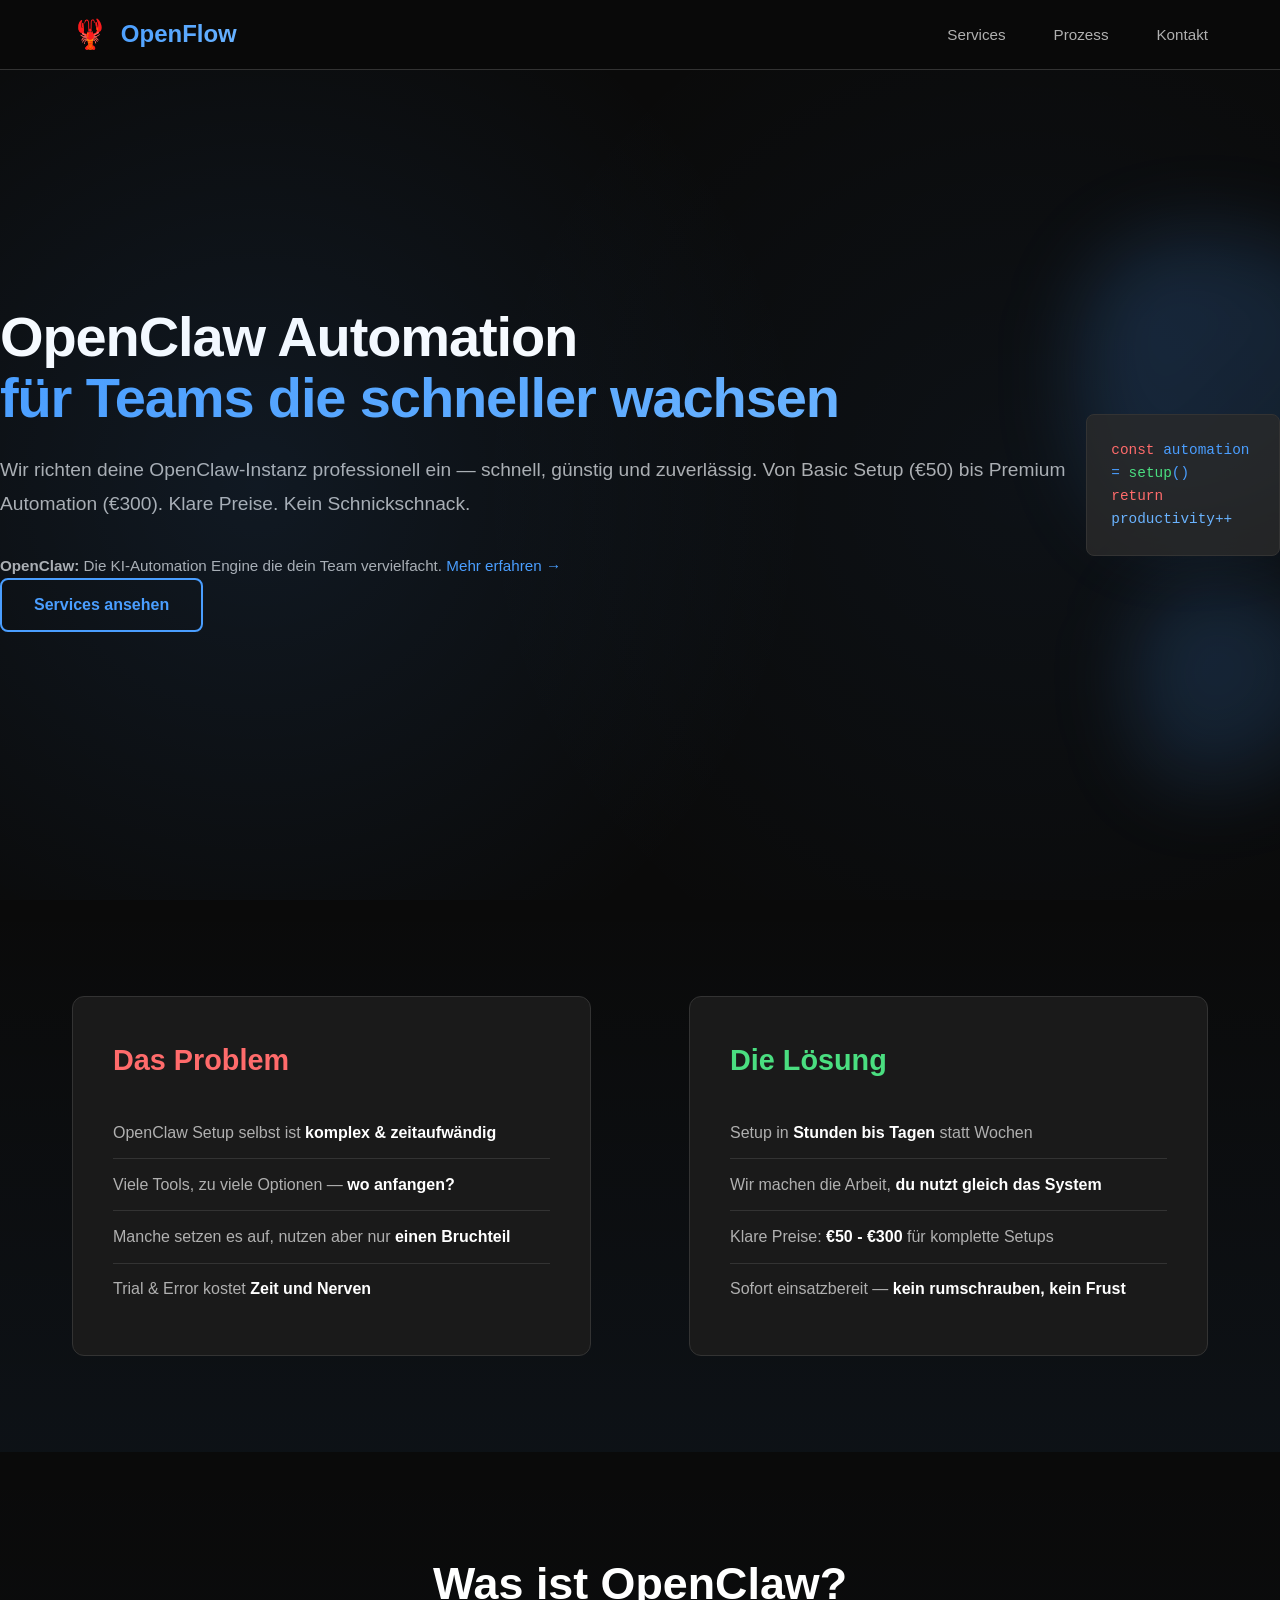
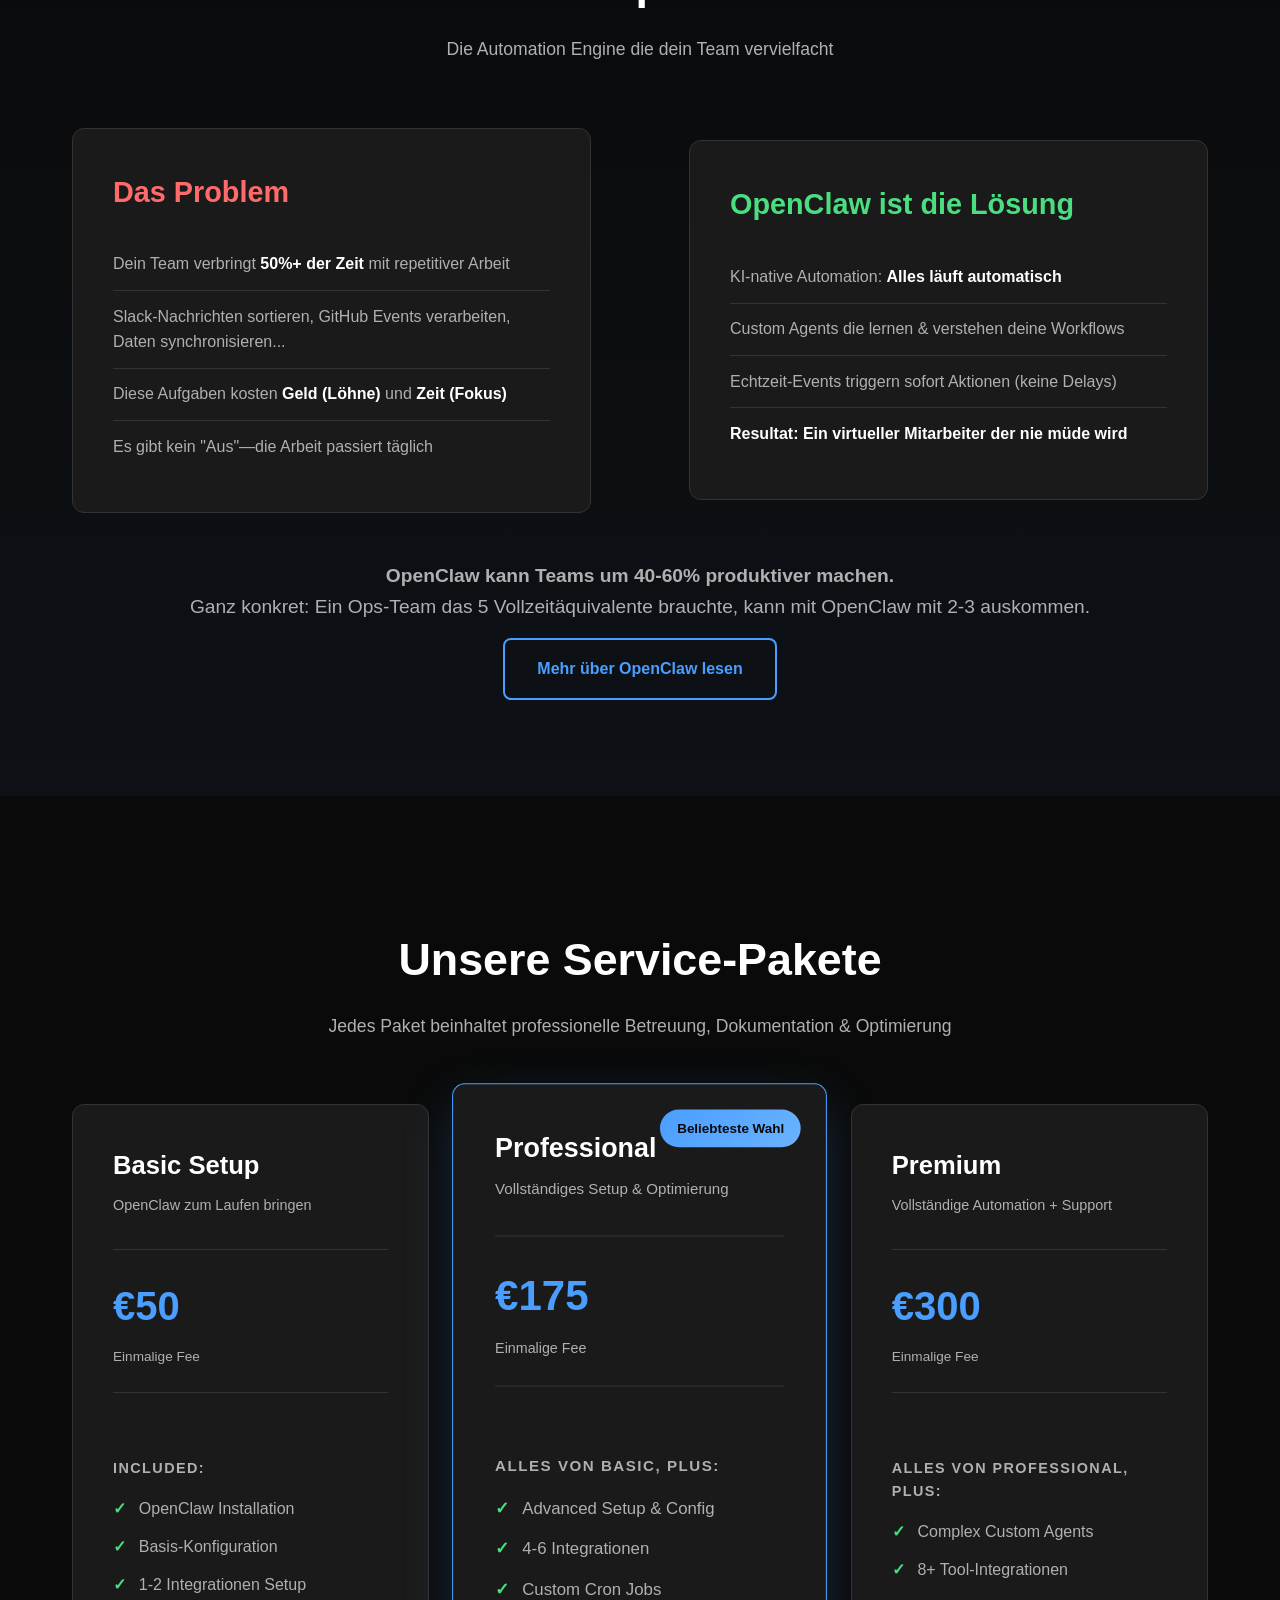
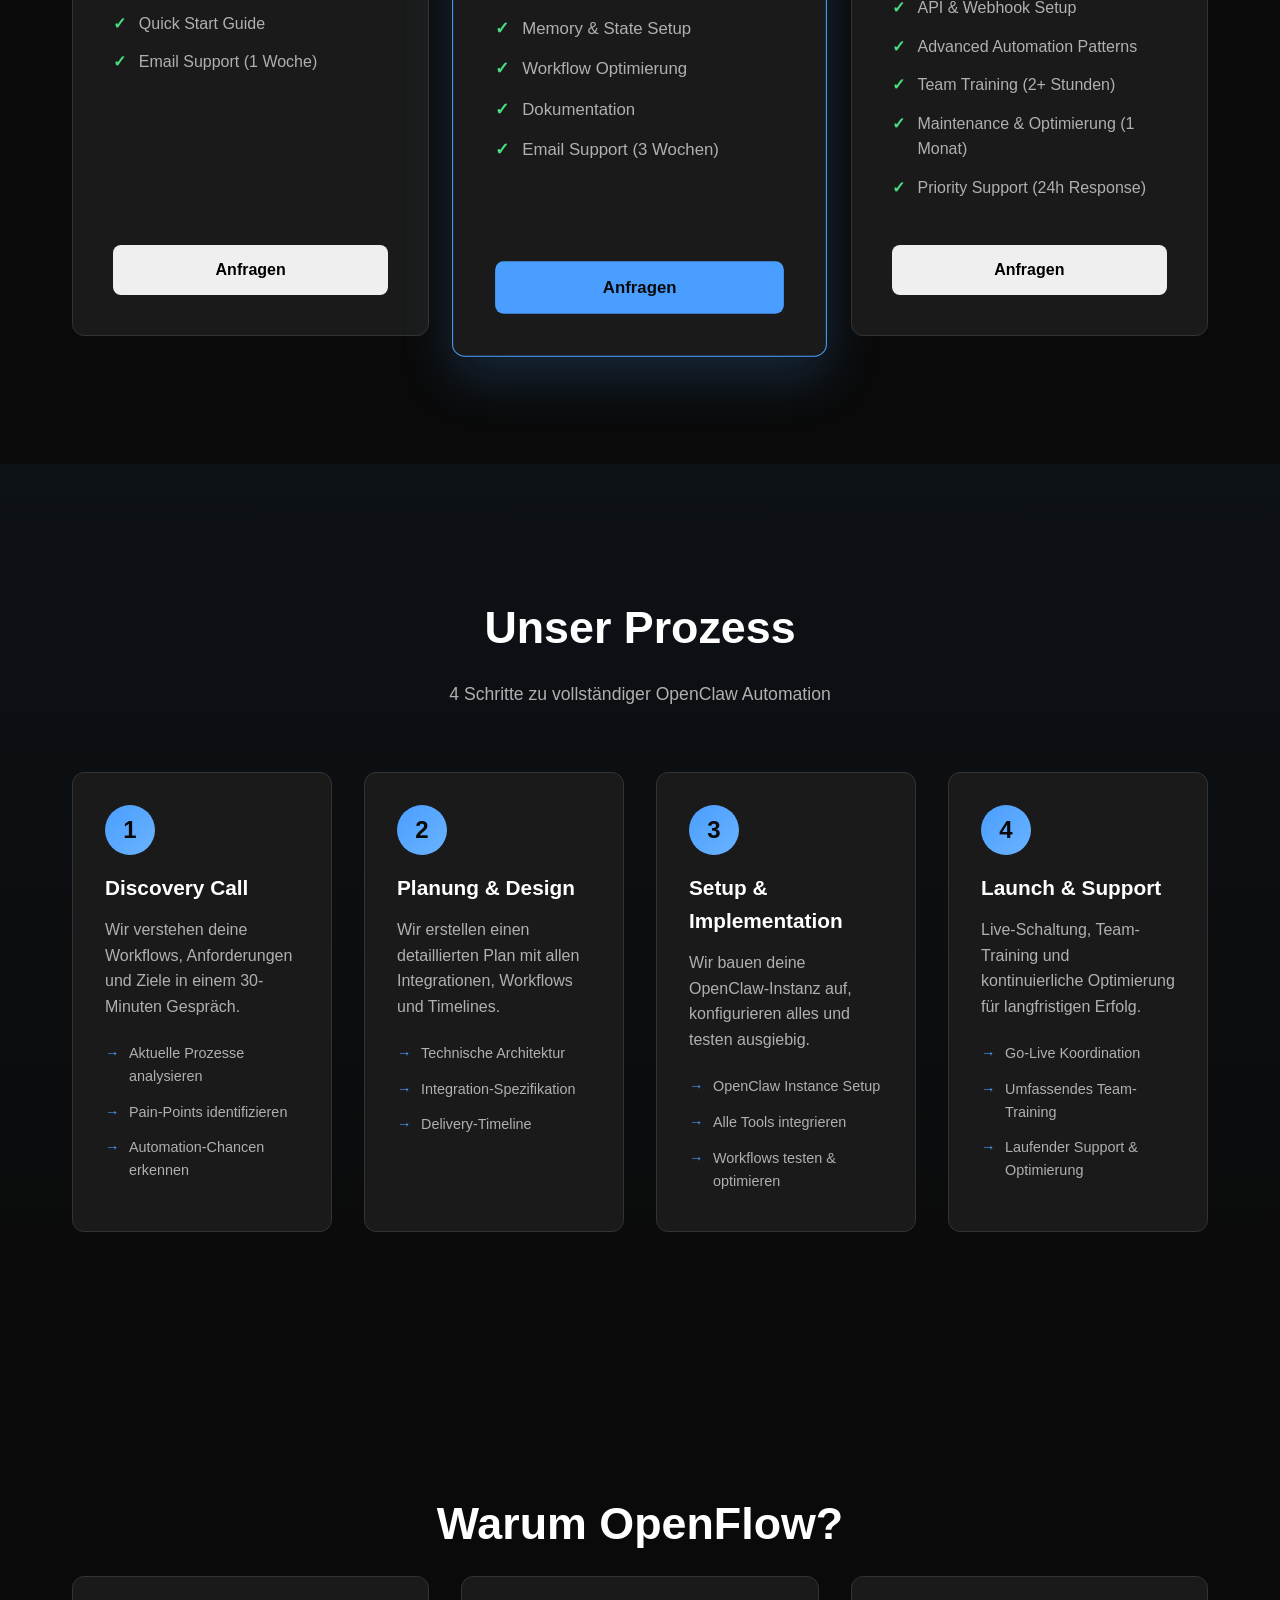
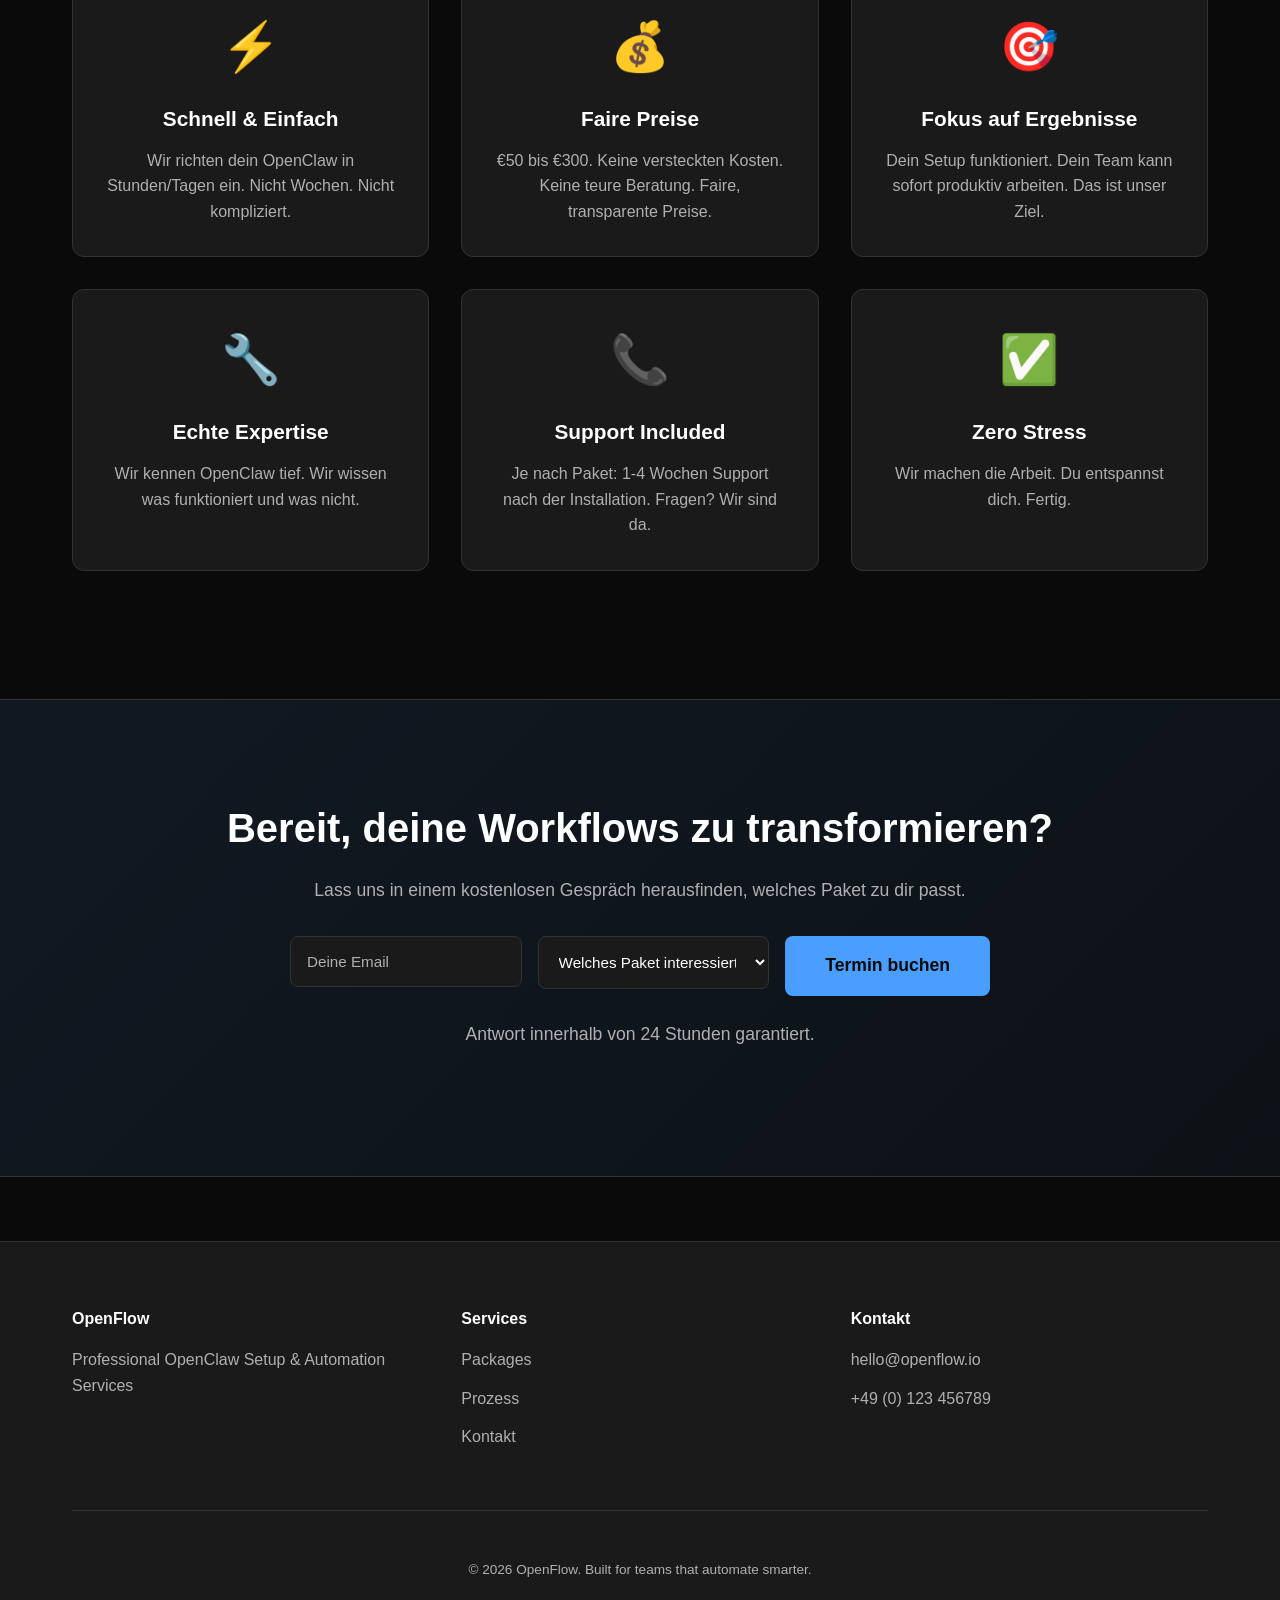
<file: index.html>
<!DOCTYPE html>
<html lang="de">
<head>
    <meta charset="UTF-8">
    <meta name="viewport" content="width=device-width, initial-scale=1.0">
    <meta name="description" content="OpenFlow — Professionelle OpenClaw Setup & Automation für Teams die schneller wachsen wollen.">
    <title>OpenFlow — OpenClaw Automation Services</title>
    <link rel="stylesheet" href="styles.css">
</head>
<body>
    <!-- Navigation -->
    <nav class="navbar">
        <div class="nav-container">
            <div class="logo">
                <span class="logo-icon">🦞</span>
                <span class="logo-text">OpenFlow</span>
            </div>
            <ul class="nav-links" id="navLinks">
                <li><a href="#services" class="nav-link">Services</a></li>
                <li><a href="#how-it-works" class="nav-link">Prozess</a></li>
                <li><a href="#contact" class="nav-link">Kontakt</a></li>
            </ul>
            <button class="hamburger" id="hamburger">
                <span></span>
                <span></span>
                <span></span>
            </button>
        </div>
    </nav>

    <!-- Hero Section -->
    <section class="hero">
        <div class="hero-content">
            <h1 class="hero-title">
                OpenClaw Automation<br>
                <span class="gradient-text">für Teams die schneller wachsen</span>
            </h1>
            <p class="hero-subtitle">
                Wir richten deine OpenClaw-Instanz professionell ein — schnell, günstig und zuverlässig. 
                Von Basic Setup (€50) bis Premium Automation (€300). Klare Preise. Kein Schnickschnack.
            </p>
            <p style="margin-top: 1rem; color: var(--text-secondary); font-size: 0.95rem;">
                <strong>OpenClaw:</strong> Die KI-Automation Engine die dein Team vervielfacht. 
                <a href="openclaw.html" style="color: var(--accent); text-decoration: none;">Mehr erfahren →</a>
            </p>
            <div class="hero-buttons">
                <button class="btn btn-secondary" onclick="scrollTo('services')">Services ansehen</button>
            </div>
        </div>
        <div class="hero-visual">
            <div class="blob blob-1"></div>
            <div class="blob blob-2"></div>
            <div class="code-block">
                <code>
                    <span class="code-keyword">const</span> automation = <span class="code-function">setup</span>()<br>
                    <span class="code-keyword">return</span> <span class="code-value">productivity++</span>
                </code>
            </div>
        </div>
    </section>

    <!-- Problem/Solution -->
    <section class="problem-solution">
        <div class="container">
            <div class="ps-grid">
                <div class="ps-card problem">
                    <h3>Das Problem</h3>
                    <ul class="ps-list">
                        <li>OpenClaw Setup selbst ist <strong>komplex & zeitaufwändig</strong></li>
                        <li>Viele Tools, zu viele Optionen — <strong>wo anfangen?</strong></li>
                        <li>Manche setzen es auf, nutzen aber nur <strong>einen Bruchteil</strong></li>
                        <li>Trial & Error kostet <strong>Zeit und Nerven</strong></li>
                    </ul>
                </div>
                <div class="ps-divider"></div>
                <div class="ps-card solution">
                    <h3>Die Lösung</h3>
                    <ul class="ps-list">
                        <li>Setup in <strong>Stunden bis Tagen</strong> statt Wochen</li>
                        <li>Wir machen die Arbeit, <strong>du nutzt gleich das System</strong></li>
                        <li>Klare Preise: <strong>€50 - €300</strong> für komplette Setups</li>
                        <li>Sofort einsatzbereit — <strong>kein rumschrauben, kein Frust</strong></li>
                    </ul>
                </div>
            </div>
        </div>
    </section>

    <!-- What is OpenClaw -->
    <section class="problem-solution">
        <div class="container">
            <h2 class="section-title">Was ist OpenClaw?</h2>
            <p class="section-subtitle">Die Automation Engine die dein Team vervielfacht</p>

            <div class="ps-grid">
                <div class="ps-card problem">
                    <h3>Das Problem</h3>
                    <ul class="ps-list">
                        <li>Dein Team verbringt <strong>50%+ der Zeit</strong> mit repetitiver Arbeit</li>
                        <li>Slack-Nachrichten sortieren, GitHub Events verarbeiten, Daten synchronisieren...</li>
                        <li>Diese Aufgaben kosten <strong>Geld (Löhne)</strong> und <strong>Zeit (Fokus)</strong></li>
                        <li>Es gibt kein "Aus"—die Arbeit passiert täglich</li>
                    </ul>
                </div>
                <div class="ps-divider"></div>
                <div class="ps-card solution">
                    <h3>OpenClaw ist die Lösung</h3>
                    <ul class="ps-list">
                        <li>KI-native Automation: <strong>Alles läuft automatisch</strong></li>
                        <li>Custom Agents die lernen & verstehen deine Workflows</li>
                        <li>Echtzeit-Events triggern sofort Aktionen (keine Delays)</li>
                        <li><strong>Resultat: Ein virtueller Mitarbeiter der nie müde wird</strong></li>
                    </ul>
                </div>
            </div>

            <div style="text-align: center; margin-top: 3rem;">
                <p style="font-size: 1.2rem; color: var(--text-secondary); margin-bottom: 1rem;">
                    <strong>OpenClaw kann Teams um 40-60% produktiver machen.</strong><br>
                    Ganz konkret: Ein Ops-Team das 5 Vollzeitäquivalente brauchte, kann mit OpenClaw mit 2-3 auskommen.
                </p>
                <a href="openclaw.html" class="btn btn-secondary" style="display: inline-block;">Mehr über OpenClaw lesen</a>
            </div>
        </div>
    </section>

    <!-- Services -->
    <section id="services" class="services">
        <div class="container">
            <h2 class="section-title">Unsere Service-Pakete</h2>
            <p class="section-subtitle">Jedes Paket beinhaltet professionelle Betreuung, Dokumentation & Optimierung</p>
            
            <div class="services-grid">
                <!-- Essential -->
                <div class="service-card essential-card">
                    <div class="card-header">
                        <h3>Basic Setup</h3>
                        <p class="card-subtitle">OpenClaw zum Laufen bringen</p>
                    </div>
                    <div class="price-section">
                        <div class="price">€50</div>
                        <p class="price-note">Einmalige Fee</p>
                    </div>
                    <div class="card-features">
                        <h4>Included:</h4>
                        <ul class="feature-list">
                            <li><span class="check">✓</span> OpenClaw Installation</li>
                            <li><span class="check">✓</span> Basis-Konfiguration</li>
                            <li><span class="check">✓</span> 1-2 Integrationen Setup</li>
                            <li><span class="check">✓</span> Quick Start Guide</li>
                            <li><span class="check">✓</span> Email Support (1 Woche)</li>
                        </ul>
                    </div>
                    <button class="btn btn-service" onclick="scrollTo('contact')">Anfragen</button>
                </div>

                <!-- Professional -->
                <div class="service-card professional-card featured">
                    <div class="card-badge">Beliebteste Wahl</div>
                    <div class="card-header">
                        <h3>Professional</h3>
                        <p class="card-subtitle">Vollständiges Setup & Optimierung</p>
                    </div>
                    <div class="price-section">
                        <div class="price">€175</div>
                        <p class="price-note">Einmalige Fee</p>
                    </div>
                    <div class="card-features">
                        <h4>Alles von Basic, plus:</h4>
                        <ul class="feature-list">
                            <li><span class="check">✓</span> Advanced Setup & Config</li>
                            <li><span class="check">✓</span> 4-6 Integrationen</li>
                            <li><span class="check">✓</span> Custom Cron Jobs</li>
                            <li><span class="check">✓</span> Memory & State Setup</li>
                            <li><span class="check">✓</span> Workflow Optimierung</li>
                            <li><span class="check">✓</span> Dokumentation</li>
                            <li><span class="check">✓</span> Email Support (3 Wochen)</li>
                        </ul>
                    </div>
                    <button class="btn btn-service btn-featured" onclick="scrollTo('contact')">Anfragen</button>
                </div>

                <!-- Enterprise -->
                <div class="service-card enterprise-card">
                    <div class="card-header">
                        <h3>Premium</h3>
                        <p class="card-subtitle">Vollständige Automation + Support</p>
                    </div>
                    <div class="price-section">
                        <div class="price">€300</div>
                        <p class="price-note">Einmalige Fee</p>
                    </div>
                    <div class="card-features">
                        <h4>Alles von Professional, plus:</h4>
                        <ul class="feature-list">
                            <li><span class="check">✓</span> Complex Custom Agents</li>
                            <li><span class="check">✓</span> 8+ Tool-Integrationen</li>
                            <li><span class="check">✓</span> API & Webhook Setup</li>
                            <li><span class="check">✓</span> Advanced Automation Patterns</li>
                            <li><span class="check">✓</span> Team Training (2+ Stunden)</li>
                            <li><span class="check">✓</span> Maintenance & Optimierung (1 Monat)</li>
                            <li><span class="check">✓</span> Priority Support (24h Response)</li>
                        </ul>
                    </div>
                    <button class="btn btn-service" onclick="scrollTo('contact')">Anfragen</button>
                </div>
            </div>
        </div>
    </section>

    <!-- How It Works -->
    <section id="how-it-works" class="how-it-works">
        <div class="container">
            <h2 class="section-title">Unser Prozess</h2>
            <p class="section-subtitle">4 Schritte zu vollständiger OpenClaw Automation</p>

            <div class="process-timeline">
                <div class="process-step">
                    <div class="step-number">1</div>
                    <h3>Discovery Call</h3>
                    <p>Wir verstehen deine Workflows, Anforderungen und Ziele in einem 30-Minuten Gespräch.</p>
                    <ul class="step-details">
                        <li>Aktuelle Prozesse analysieren</li>
                        <li>Pain-Points identifizieren</li>
                        <li>Automation-Chancen erkennen</li>
                    </ul>
                </div>

                <div class="process-step">
                    <div class="step-number">2</div>
                    <h3>Planung & Design</h3>
                    <p>Wir erstellen einen detaillierten Plan mit allen Integrationen, Workflows und Timelines.</p>
                    <ul class="step-details">
                        <li>Technische Architektur</li>
                        <li>Integration-Spezifikation</li>
                        <li>Delivery-Timeline</li>
                    </ul>
                </div>

                <div class="process-step">
                    <div class="step-number">3</div>
                    <h3>Setup & Implementation</h3>
                    <p>Wir bauen deine OpenClaw-Instanz auf, konfigurieren alles und testen ausgiebig.</p>
                    <ul class="step-details">
                        <li>OpenClaw Instance Setup</li>
                        <li>Alle Tools integrieren</li>
                        <li>Workflows testen & optimieren</li>
                    </ul>
                </div>

                <div class="process-step">
                    <div class="step-number">4</div>
                    <h3>Launch & Support</h3>
                    <p>Live-Schaltung, Team-Training und kontinuierliche Optimierung für langfristigen Erfolg.</p>
                    <ul class="step-details">
                        <li>Go-Live Koordination</li>
                        <li>Umfassendes Team-Training</li>
                        <li>Laufender Support & Optimierung</li>
                    </ul>
                </div>
            </div>
        </div>
    </section>

    <!-- Why Us -->
    <section class="why-us">
        <div class="container">
            <h2 class="section-title">Warum OpenFlow?</h2>
            
            <div class="why-grid">
                <div class="why-card">
                    <div class="why-icon">⚡</div>
                    <h3>Schnell & Einfach</h3>
                    <p>Wir richten dein OpenClaw in Stunden/Tagen ein. Nicht Wochen. Nicht kompliziert.</p>
                </div>

                <div class="why-card">
                    <div class="why-icon">💰</div>
                    <h3>Faire Preise</h3>
                    <p>€50 bis €300. Keine versteckten Kosten. Keine teure Beratung. Faire, transparente Preise.</p>
                </div>

                <div class="why-card">
                    <div class="why-icon">🎯</div>
                    <h3>Fokus auf Ergebnisse</h3>
                    <p>Dein Setup funktioniert. Dein Team kann sofort produktiv arbeiten. Das ist unser Ziel.</p>
                </div>

                <div class="why-card">
                    <div class="why-icon">🔧</div>
                    <h3>Echte Expertise</h3>
                    <p>Wir kennen OpenClaw tief. Wir wissen was funktioniert und was nicht.</p>
                </div>

                <div class="why-card">
                    <div class="why-icon">📞</div>
                    <h3>Support Included</h3>
                    <p>Je nach Paket: 1-4 Wochen Support nach der Installation. Fragen? Wir sind da.</p>
                </div>

                <div class="why-card">
                    <div class="why-icon">✅</div>
                    <h3>Zero Stress</h3>
                    <p>Wir machen die Arbeit. Du entspannst dich. Fertig.</p>
                </div>
            </div>
        </div>
    </section>

    <!-- CTA Section -->
    <section id="contact" class="cta-section">
        <div class="container">
            <h2>Bereit, deine Workflows zu transformieren?</h2>
            <p>Lass uns in einem kostenlosen Gespräch herausfinden, welches Paket zu dir passt.</p>
            
            <div class="cta-form">
                <div class="form-group">
                    <input type="email" placeholder="Deine Email" class="form-input" id="email">
                </div>
                <div class="form-group">
                    <select class="form-input" id="package">
                        <option value="">Welches Paket interessiert dich?</option>
                        <option value="basic">Basic Setup (€50)</option>
                        <option value="professional">Professional (€175)</option>
                        <option value="premium">Premium (€300)</option>
                    </select>
                </div>
                <button class="btn btn-primary btn-large" onclick="contactUs()">Termin buchen</button>
            </div>
            <p class="cta-note">Antwort innerhalb von 24 Stunden garantiert.</p>
        </div>
    </section>

    <!-- Footer -->
    <footer class="footer">
        <div class="container">
            <div class="footer-content">
                <div class="footer-section">
                    <h4>OpenFlow</h4>
                    <p>Professional OpenClaw Setup & Automation Services</p>
                </div>
                <div class="footer-section">
                    <h4>Services</h4>
                    <ul>
                        <li><a href="#services">Packages</a></li>
                        <li><a href="#how-it-works">Prozess</a></li>
                        <li><a href="#contact">Kontakt</a></li>
                    </ul>
                </div>
                <div class="footer-section">
                    <h4>Kontakt</h4>
                    <ul>
                        <li><a href="mailto:hello@openflow.io">hello@openflow.io</a></li>
                        <li><a href="tel:+49123456789">+49 (0) 123 456789</a></li>
                    </ul>
                </div>
            </div>
            <div class="footer-bottom">
                <p>&copy; 2026 OpenFlow. Built for teams that automate smarter.</p>
            </div>
        </div>
    </footer>

    <script src="script.js"></script>
</body>
</html>
</file>
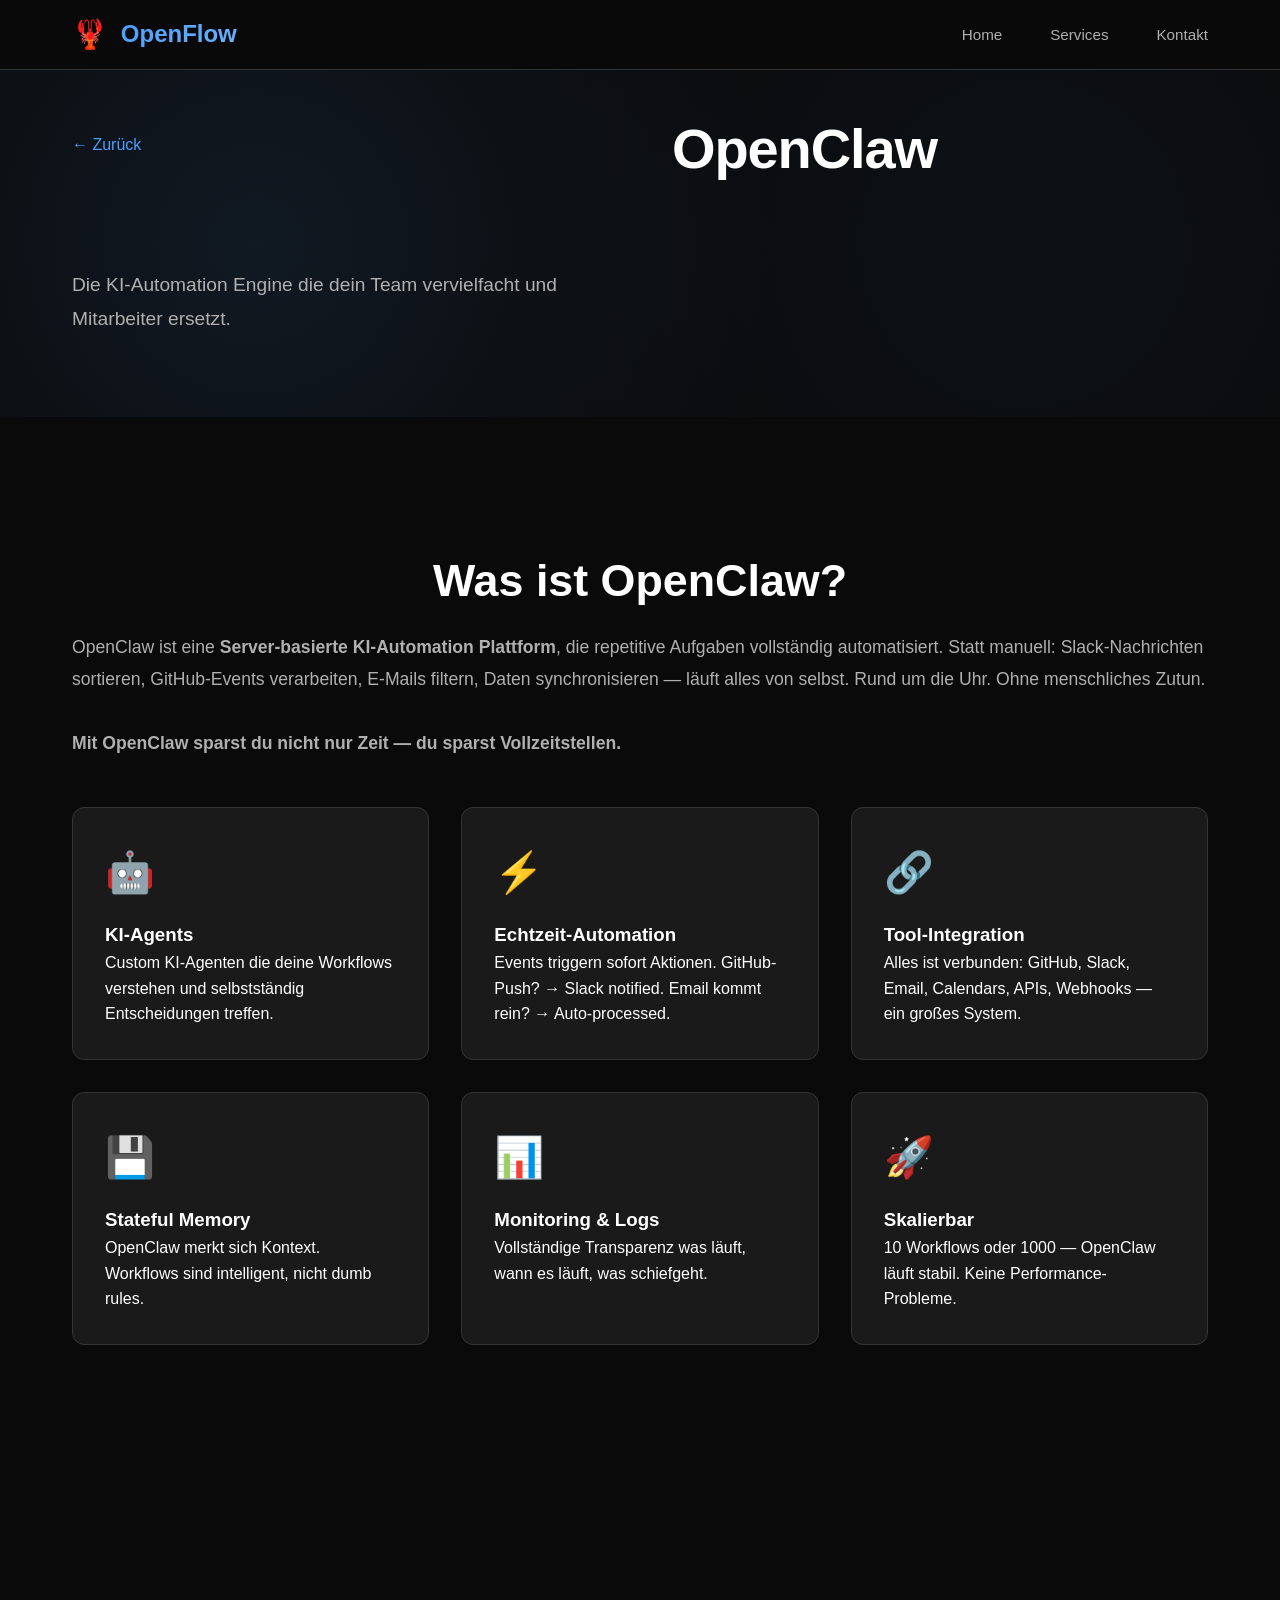
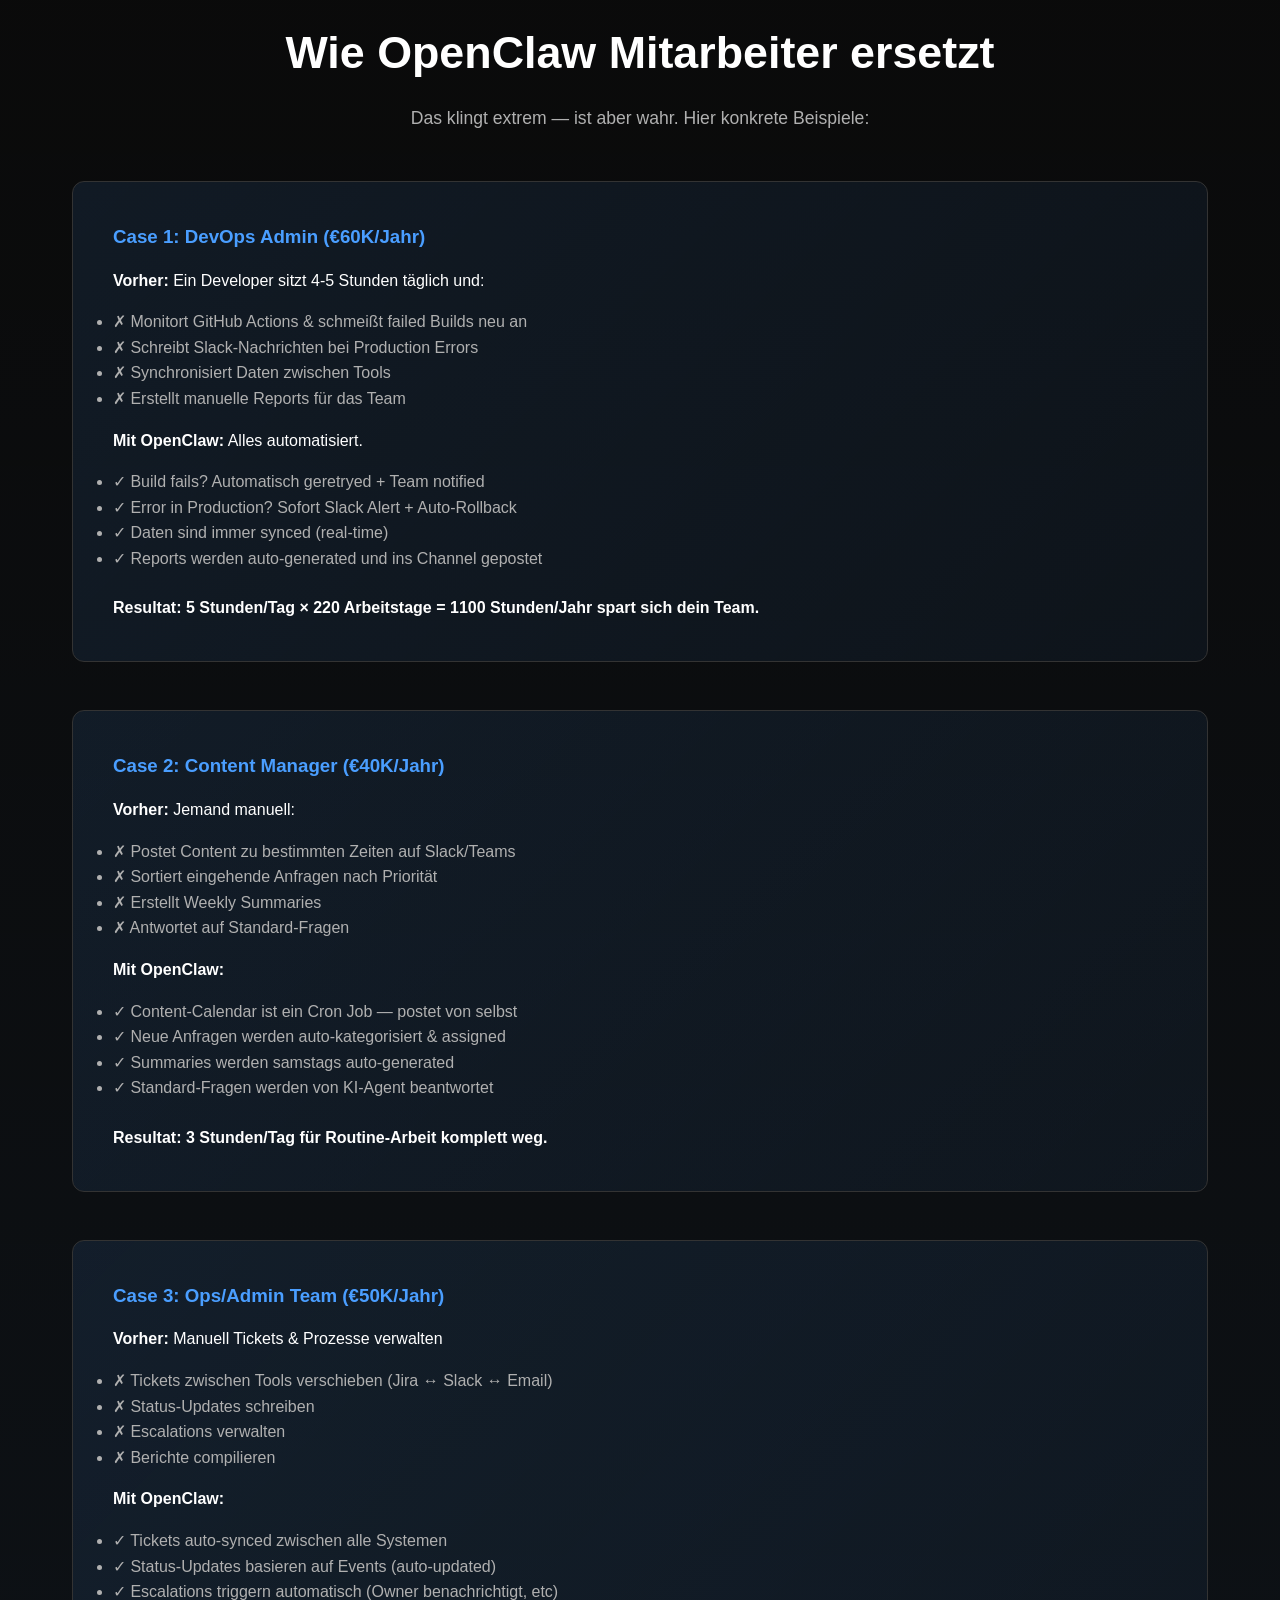
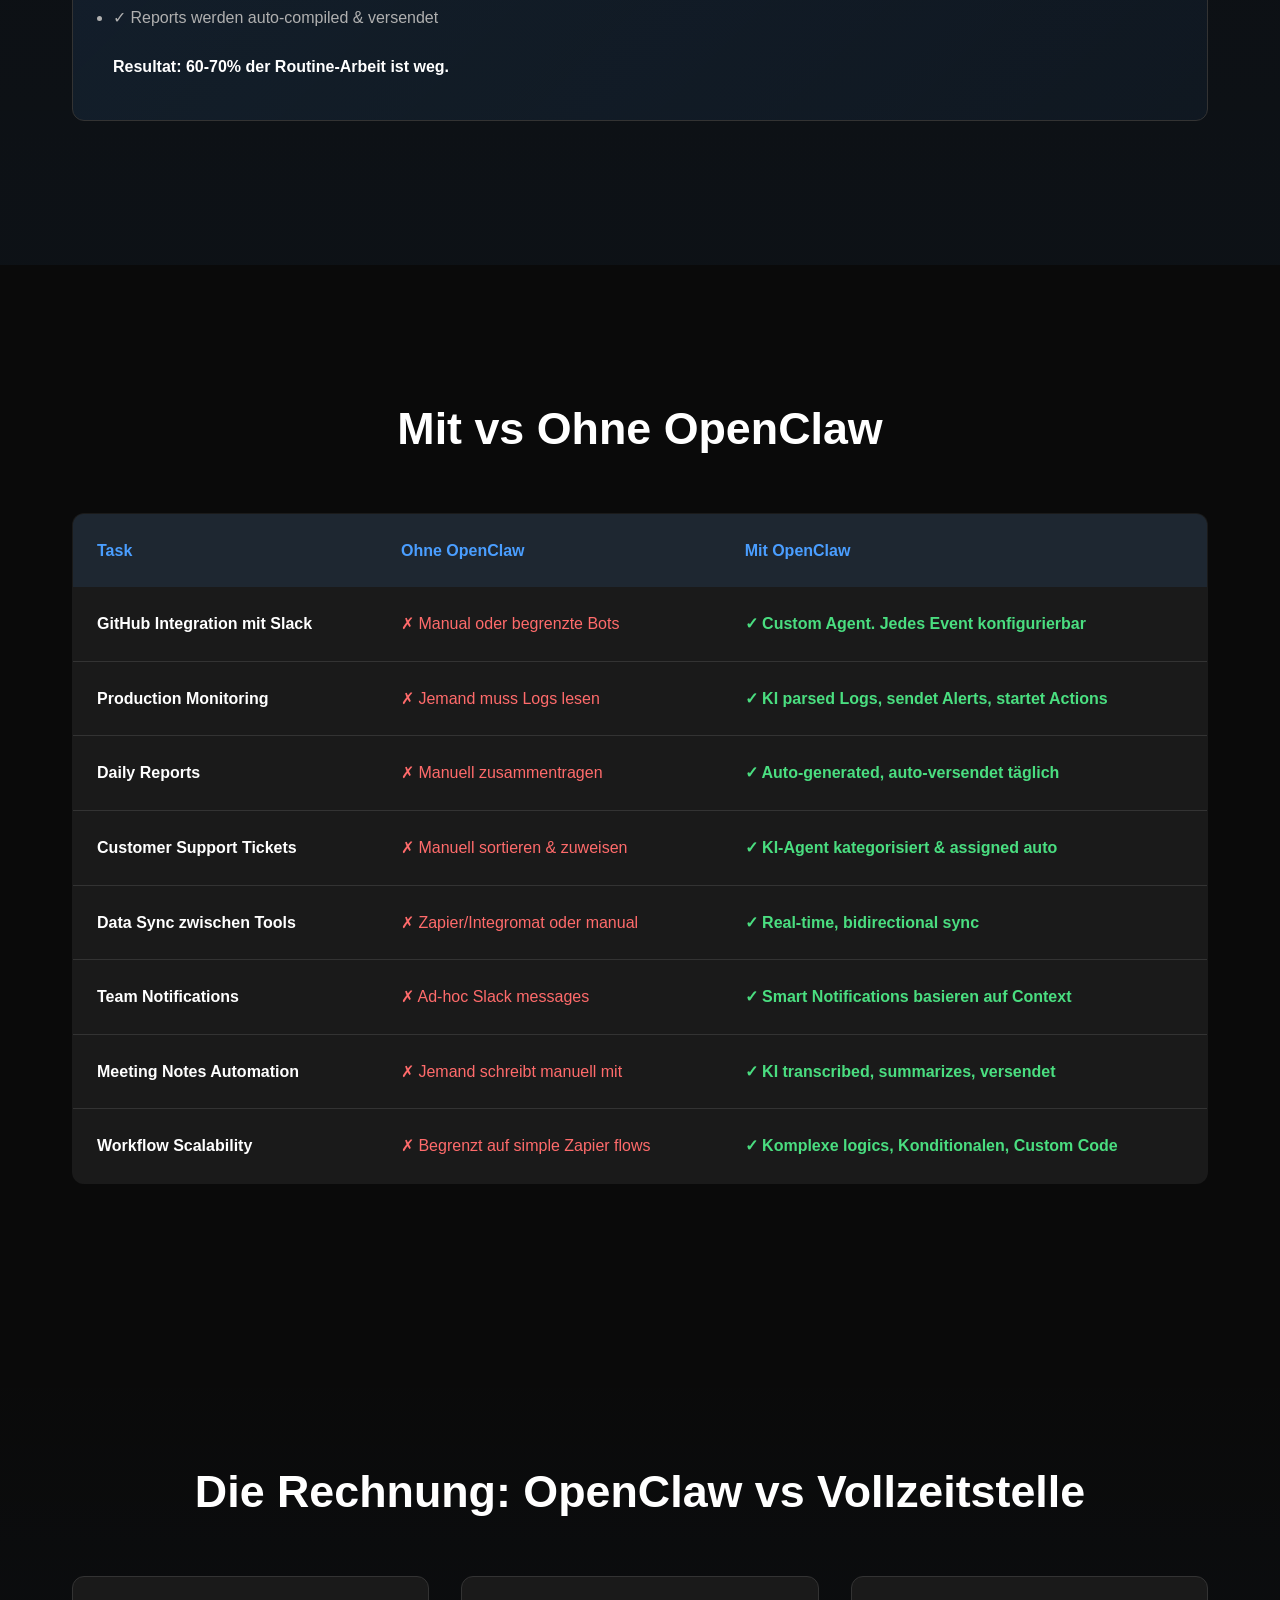
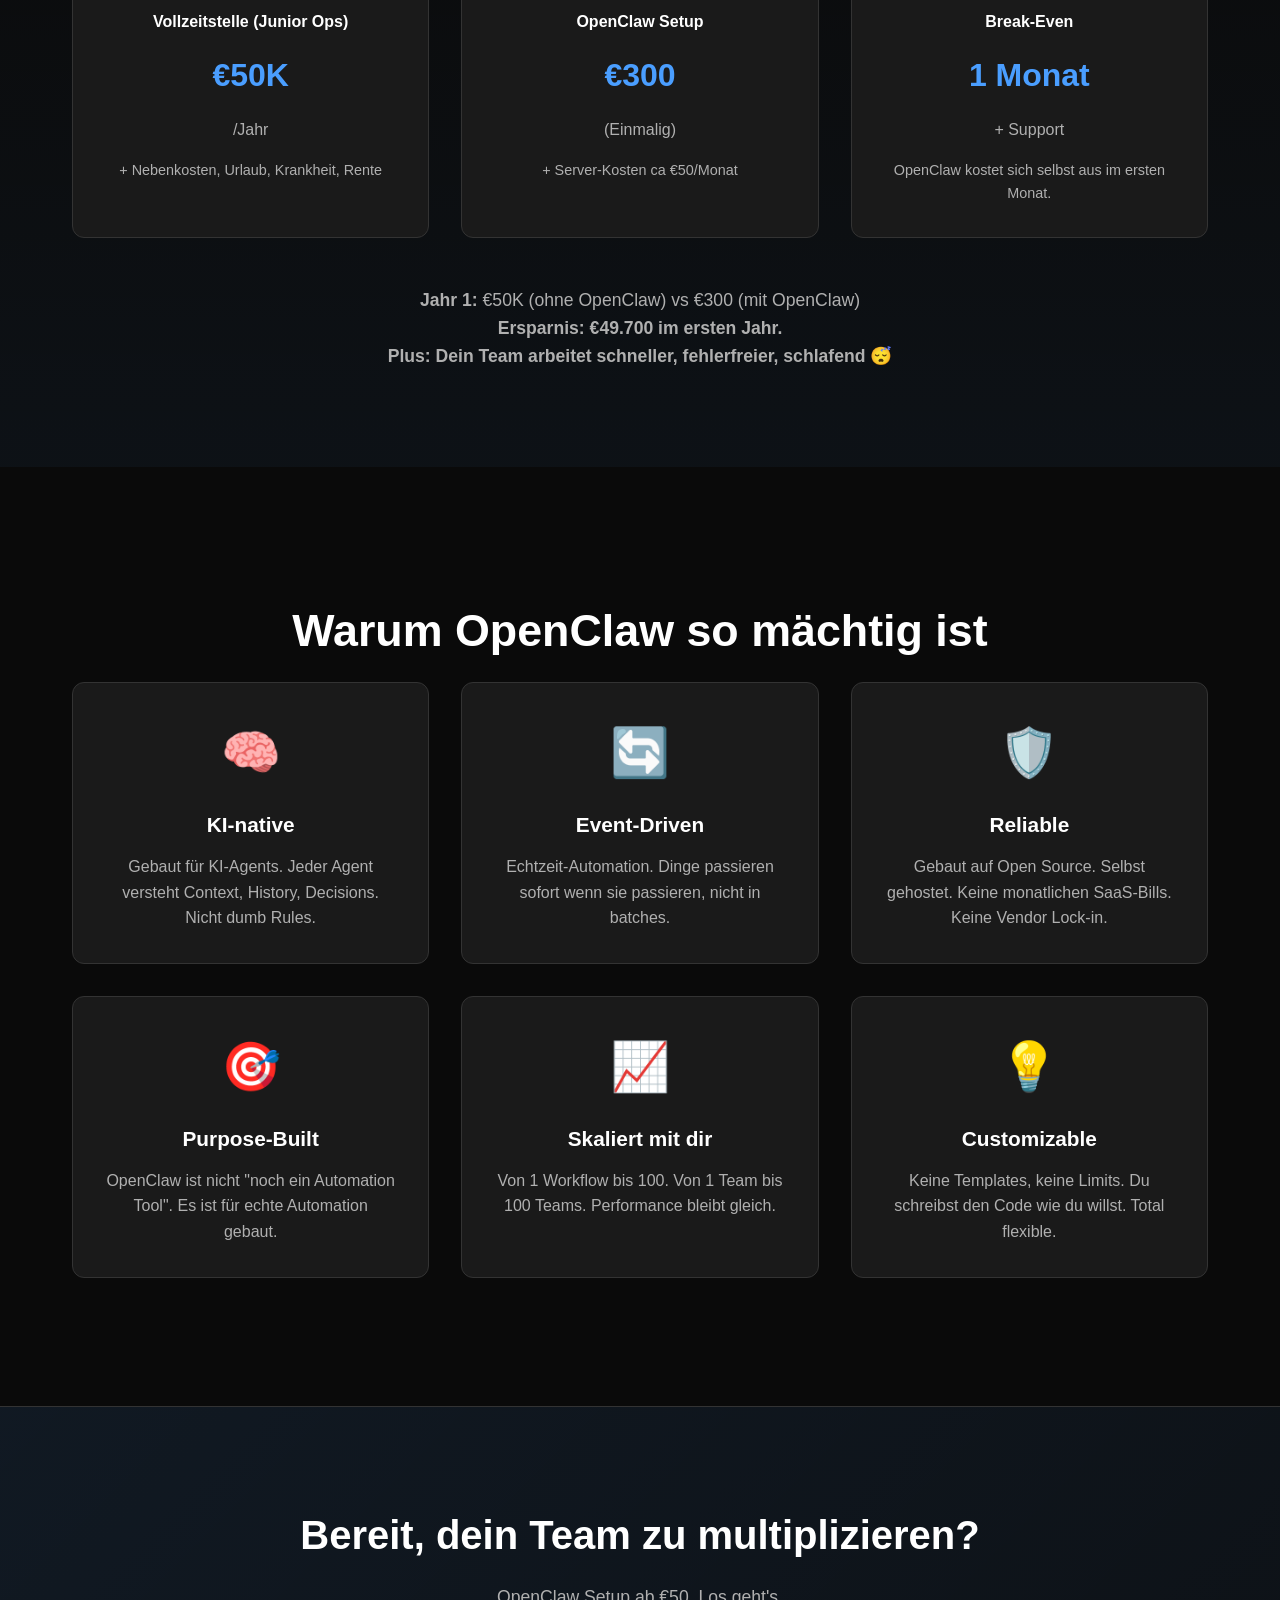
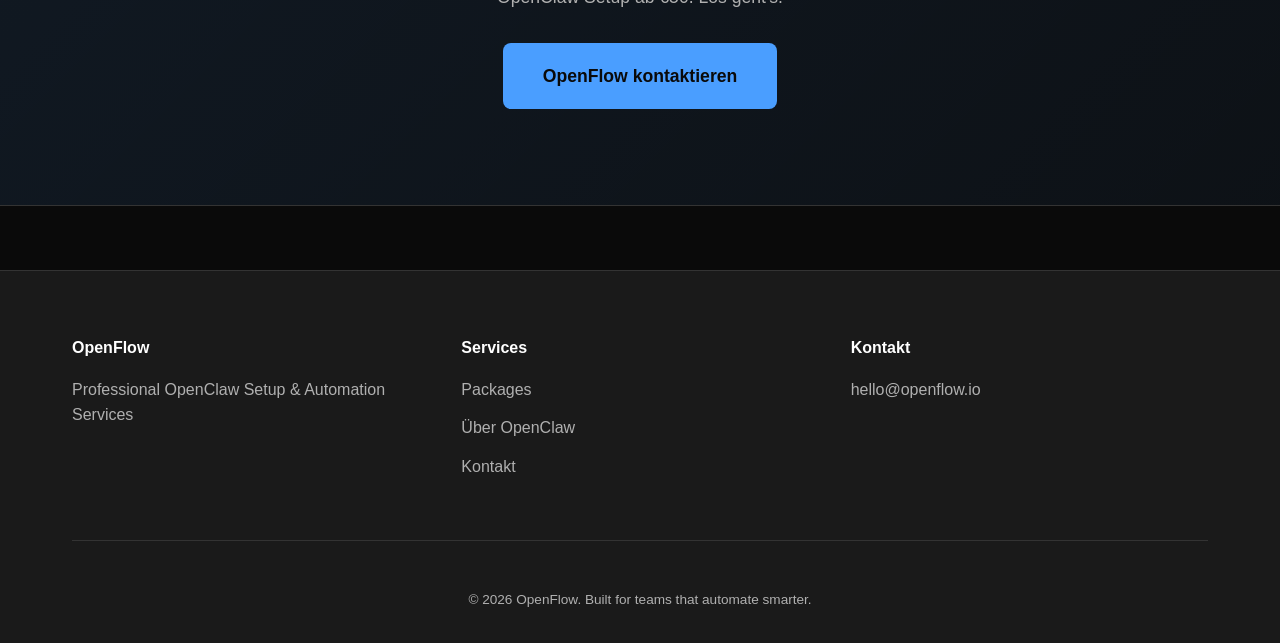
<file: openclaw.html>
<!DOCTYPE html>
<html lang="de">
<head>
    <meta charset="UTF-8">
    <meta name="viewport" content="width=device-width, initial-scale=1.0">
    <meta name="description" content="Was ist OpenClaw? Der KI-Automation-Engine der dein Team vervielfacht und Mitarbeiter ersetzt.">
    <title>OpenClaw — Die KI-Automation Plattform</title>
    <link rel="stylesheet" href="styles.css">
    <style>
        .hero-small {
            margin-top: 70px;
            padding: 3rem 0;
            min-height: auto;
        }

        .feature-grid {
            display: grid;
            grid-template-columns: repeat(auto-fit, minmax(280px, 1fr));
            gap: 2rem;
            margin: 3rem 0;
        }

        .feature-item {
            background: var(--bg-secondary);
            border: 1px solid var(--border);
            border-radius: 12px;
            padding: 2rem;
            transition: all 0.3s ease;
        }

        .feature-item:hover {
            border-color: var(--accent);
            transform: translateY(-5px);
            box-shadow: 0 15px 35px rgba(74, 158, 255, 0.1);
        }

        .feature-icon {
            font-size: 2.5rem;
            margin-bottom: 1rem;
        }

        .comparison-table {
            width: 100%;
            border-collapse: collapse;
            margin: 3rem 0;
            background: var(--bg-secondary);
            border-radius: 12px;
            overflow: hidden;
            border: 1px solid var(--border);
        }

        .comparison-table th,
        .comparison-table td {
            padding: 1.5rem;
            text-align: left;
            border-bottom: 1px solid var(--border);
        }

        .comparison-table th {
            background: rgba(74, 158, 255, 0.1);
            font-weight: 700;
            color: var(--accent);
        }

        .comparison-table tr:last-child th,
        .comparison-table tr:last-child td {
            border-bottom: none;
        }

        .comparison-table .check {
            color: var(--success);
            font-weight: bold;
        }

        .comparison-table .cross {
            color: #ff6b6b;
        }

        .case-study {
            background: linear-gradient(135deg, rgba(74, 158, 255, 0.1) 0%, rgba(74, 158, 255, 0.05) 100%);
            border: 1px solid var(--border);
            border-radius: 12px;
            padding: 2.5rem;
            margin: 3rem 0;
        }

        .case-study h3 {
            margin-bottom: 1rem;
            color: var(--accent);
        }

        .cost-breakdown {
            display: grid;
            grid-template-columns: repeat(auto-fit, minmax(200px, 1fr));
            gap: 2rem;
            margin: 3rem 0;
        }

        .cost-card {
            background: var(--bg-secondary);
            border: 1px solid var(--border);
            border-radius: 12px;
            padding: 2rem;
            text-align: center;
        }

        .cost-amount {
            font-size: 2rem;
            font-weight: 800;
            color: var(--accent);
            margin: 1rem 0;
        }

        .back-link {
            display: inline-flex;
            align-items: center;
            gap: 0.5rem;
            color: var(--accent);
            text-decoration: none;
            margin-bottom: 2rem;
            transition: all 0.3s ease;
        }

        .back-link:hover {
            gap: 1rem;
        }
    </style>
</head>
<body>
    <!-- Navigation -->
    <nav class="navbar">
        <div class="nav-container">
            <div class="logo">
                <span class="logo-icon">🦞</span>
                <span class="logo-text">OpenFlow</span>
            </div>
            <ul class="nav-links" id="navLinks">
                <li><a href="index.html" class="nav-link">Home</a></li>
                <li><a href="index.html#services" class="nav-link">Services</a></li>
                <li><a href="index.html#contact" class="nav-link">Kontakt</a></li>
            </ul>
            <button class="hamburger" id="hamburger">
                <span></span>
                <span></span>
                <span></span>
            </button>
        </div>
    </nav>

    <!-- Hero -->
    <section class="hero hero-small">
        <div class="container">
            <a href="index.html" class="back-link">← Zurück</a>
            <h1 class="hero-title">OpenClaw</h1>
            <p class="hero-subtitle">Die KI-Automation Engine die dein Team vervielfacht und Mitarbeiter ersetzt.</p>
        </div>
    </section>

    <!-- What is OpenClaw -->
    <section class="services">
        <div class="container">
            <h2 class="section-title">Was ist OpenClaw?</h2>
            
            <p style="font-size: 1.1rem; color: var(--text-secondary); margin-bottom: 2rem; line-height: 1.8;">
                OpenClaw ist eine <strong>Server-basierte KI-Automation Plattform</strong>, die repetitive Aufgaben vollständig automatisiert. 
                Statt manuell: Slack-Nachrichten sortieren, GitHub-Events verarbeiten, E-Mails filtern, Daten synchronisieren — 
                läuft alles von selbst. Rund um die Uhr. Ohne menschliches Zutun.
            </p>

            <p style="font-size: 1.1rem; color: var(--text-secondary); margin-bottom: 3rem; line-height: 1.8;">
                <strong>Mit OpenClaw sparst du nicht nur Zeit — du sparst Vollzeitstellen.</strong>
            </p>

            <div class="feature-grid">
                <div class="feature-item">
                    <div class="feature-icon">🤖</div>
                    <h3>KI-Agents</h3>
                    <p>Custom KI-Agenten die deine Workflows verstehen und selbstständig Entscheidungen treffen.</p>
                </div>

                <div class="feature-item">
                    <div class="feature-icon">⚡</div>
                    <h3>Echtzeit-Automation</h3>
                    <p>Events triggern sofort Aktionen. GitHub-Push? → Slack notified. Email kommt rein? → Auto-processed.</p>
                </div>

                <div class="feature-item">
                    <div class="feature-icon">🔗</div>
                    <h3>Tool-Integration</h3>
                    <p>Alles ist verbunden: GitHub, Slack, Email, Calendars, APIs, Webhooks — ein großes System.</p>
                </div>

                <div class="feature-item">
                    <div class="feature-icon">💾</div>
                    <h3>Stateful Memory</h3>
                    <p>OpenClaw merkt sich Kontext. Workflows sind intelligent, nicht dumb rules.</p>
                </div>

                <div class="feature-item">
                    <div class="feature-icon">📊</div>
                    <h3>Monitoring & Logs</h3>
                    <p>Vollständige Transparenz was läuft, wann es läuft, was schiefgeht.</p>
                </div>

                <div class="feature-item">
                    <div class="feature-icon">🚀</div>
                    <h3>Skalierbar</h3>
                    <p>10 Workflows oder 1000 — OpenClaw läuft stabil. Keine Performance-Probleme.</p>
                </div>
            </div>
        </div>
    </section>

    <!-- How It Replaces Employees -->
    <section class="problem-solution">
        <div class="container">
            <h2 class="section-title">Wie OpenClaw Mitarbeiter ersetzt</h2>
            
            <p style="font-size: 1.1rem; color: var(--text-secondary); margin-bottom: 2rem; text-align: center;">
                Das klingt extrem — ist aber wahr. Hier konkrete Beispiele:
            </p>

            <div class="case-study">
                <h3>Case 1: DevOps Admin (€60K/Jahr)</h3>
                <p><strong>Vorher:</strong> Ein Developer sitzt 4-5 Stunden täglich und:</p>
                <ul style="margin: 1rem 0; color: var(--text-secondary);">
                    <li>✗ Monitort GitHub Actions & schmeißt failed Builds neu an</li>
                    <li>✗ Schreibt Slack-Nachrichten bei Production Errors</li>
                    <li>✗ Synchronisiert Daten zwischen Tools</li>
                    <li>✗ Erstellt manuelle Reports für das Team</li>
                </ul>
                <p><strong>Mit OpenClaw:</strong> Alles automatisiert.</p>
                <ul style="margin: 1rem 0; color: var(--text-secondary);">
                    <li>✓ Build fails? Automatisch geretryed + Team notified</li>
                    <li>✓ Error in Production? Sofort Slack Alert + Auto-Rollback</li>
                    <li>✓ Daten sind immer synced (real-time)</li>
                    <li>✓ Reports werden auto-generated und ins Channel gepostet</li>
                </ul>
                <p style="margin-top: 1.5rem;"><strong>Resultat: 5 Stunden/Tag × 220 Arbeitstage = 1100 Stunden/Jahr spart sich dein Team.</strong></p>
            </div>

            <div class="case-study">
                <h3>Case 2: Content Manager (€40K/Jahr)</h3>
                <p><strong>Vorher:</strong> Jemand manuell:</p>
                <ul style="margin: 1rem 0; color: var(--text-secondary);">
                    <li>✗ Postet Content zu bestimmten Zeiten auf Slack/Teams</li>
                    <li>✗ Sortiert eingehende Anfragen nach Priorität</li>
                    <li>✗ Erstellt Weekly Summaries</li>
                    <li>✗ Antwortet auf Standard-Fragen</li>
                </ul>
                <p><strong>Mit OpenClaw:</strong></p>
                <ul style="margin: 1rem 0; color: var(--text-secondary);">
                    <li>✓ Content-Calendar ist ein Cron Job — postet von selbst</li>
                    <li>✓ Neue Anfragen werden auto-kategorisiert & assigned</li>
                    <li>✓ Summaries werden samstags auto-generated</li>
                    <li>✓ Standard-Fragen werden von KI-Agent beantwortet</li>
                </ul>
                <p style="margin-top: 1.5rem;"><strong>Resultat: 3 Stunden/Tag für Routine-Arbeit komplett weg.</strong></p>
            </div>

            <div class="case-study">
                <h3>Case 3: Ops/Admin Team (€50K/Jahr)</h3>
                <p><strong>Vorher:</strong> Manuell Tickets & Prozesse verwalten</p>
                <ul style="margin: 1rem 0; color: var(--text-secondary);">
                    <li>✗ Tickets zwischen Tools verschieben (Jira ↔ Slack ↔ Email)</li>
                    <li>✗ Status-Updates schreiben</li>
                    <li>✗ Escalations verwalten</li>
                    <li>✗ Berichte compilieren</li>
                </ul>
                <p><strong>Mit OpenClaw:</strong></p>
                <ul style="margin: 1rem 0; color: var(--text-secondary);">
                    <li>✓ Tickets auto-synced zwischen alle Systemen</li>
                    <li>✓ Status-Updates basieren auf Events (auto-updated)</li>
                    <li>✓ Escalations triggern automatisch (Owner benachrichtigt, etc)</li>
                    <li>✓ Reports werden auto-compiled & versendet</li>
                </ul>
                <p style="margin-top: 1.5rem;"><strong>Resultat: 60-70% der Routine-Arbeit ist weg.</strong></p>
            </div>
        </div>
    </section>

    <!-- Comparison Table -->
    <section class="services">
        <div class="container">
            <h2 class="section-title">Mit vs Ohne OpenClaw</h2>

            <table class="comparison-table">
                <thead>
                    <tr>
                        <th>Task</th>
                        <th>Ohne OpenClaw</th>
                        <th>Mit OpenClaw</th>
                    </tr>
                </thead>
                <tbody>
                    <tr>
                        <td><strong>GitHub Integration mit Slack</strong></td>
                        <td class="cross">✗ Manual oder begrenzte Bots</td>
                        <td class="check">✓ Custom Agent. Jedes Event konfigurierbar</td>
                    </tr>
                    <tr>
                        <td><strong>Production Monitoring</strong></td>
                        <td class="cross">✗ Jemand muss Logs lesen</td>
                        <td class="check">✓ KI parsed Logs, sendet Alerts, startet Actions</td>
                    </tr>
                    <tr>
                        <td><strong>Daily Reports</strong></td>
                        <td class="cross">✗ Manuell zusammentragen</td>
                        <td class="check">✓ Auto-generated, auto-versendet täglich</td>
                    </tr>
                    <tr>
                        <td><strong>Customer Support Tickets</strong></td>
                        <td class="cross">✗ Manuell sortieren & zuweisen</td>
                        <td class="check">✓ KI-Agent kategorisiert & assigned auto</td>
                    </tr>
                    <tr>
                        <td><strong>Data Sync zwischen Tools</strong></td>
                        <td class="cross">✗ Zapier/Integromat oder manual</td>
                        <td class="check">✓ Real-time, bidirectional sync</td>
                    </tr>
                    <tr>
                        <td><strong>Team Notifications</strong></td>
                        <td class="cross">✗ Ad-hoc Slack messages</td>
                        <td class="check">✓ Smart Notifications basieren auf Context</td>
                    </tr>
                    <tr>
                        <td><strong>Meeting Notes Automation</strong></td>
                        <td class="cross">✗ Jemand schreibt manuell mit</td>
                        <td class="check">✓ KI transcribed, summarizes, versendet</td>
                    </tr>
                    <tr>
                        <td><strong>Workflow Scalability</strong></td>
                        <td class="cross">✗ Begrenzt auf simple Zapier flows</td>
                        <td class="check">✓ Komplexe logics, Konditionalen, Custom Code</td>
                    </tr>
                </tbody>
            </table>
        </div>
    </section>

    <!-- Cost Breakdown -->
    <section class="problem-solution">
        <div class="container">
            <h2 class="section-title">Die Rechnung: OpenClaw vs Vollzeitstelle</h2>

            <div class="cost-breakdown">
                <div class="cost-card">
                    <h4>Vollzeitstelle (Junior Ops)</h4>
                    <div class="cost-amount">€50K</div>
                    <p style="color: var(--text-secondary);">/Jahr</p>
                    <p style="margin-top: 1rem; font-size: 0.9rem; color: var(--text-secondary);">+ Nebenkosten, Urlaub, Krankheit, Rente</p>
                </div>

                <div class="cost-card">
                    <h4>OpenClaw Setup</h4>
                    <div class="cost-amount">€300</div>
                    <p style="color: var(--text-secondary);">(Einmalig)</p>
                    <p style="margin-top: 1rem; font-size: 0.9rem; color: var(--text-secondary);">+ Server-Kosten ca €50/Monat</p>
                </div>

                <div class="cost-card">
                    <h4>Break-Even</h4>
                    <div class="cost-amount">1 Monat</div>
                    <p style="color: var(--text-secondary);">+ Support</p>
                    <p style="margin-top: 1rem; font-size: 0.9rem; color: var(--text-secondary);">OpenClaw kostet sich selbst aus im ersten Monat.</p>
                </div>
            </div>

            <p style="text-align: center; font-size: 1.1rem; color: var(--text-secondary); margin-top: 3rem;">
                <strong>Jahr 1:</strong> €50K (ohne OpenClaw) vs €300 (mit OpenClaw)<br>
                <strong>Ersparnis: €49.700 im ersten Jahr.</strong><br>
                <strong>Plus: Dein Team arbeitet schneller, fehlerfreier, schlafend 😴</strong>
            </p>
        </div>
    </section>

    <!-- Why OpenClaw -->
    <section class="why-us">
        <div class="container">
            <h2 class="section-title">Warum OpenClaw so mächtig ist</h2>

            <div class="why-grid">
                <div class="why-card">
                    <div class="why-icon">🧠</div>
                    <h3>KI-native</h3>
                    <p>Gebaut für KI-Agents. Jeder Agent versteht Context, History, Decisions. Nicht dumb Rules.</p>
                </div>

                <div class="why-card">
                    <div class="why-icon">🔄</div>
                    <h3>Event-Driven</h3>
                    <p>Echtzeit-Automation. Dinge passieren sofort wenn sie passieren, nicht in batches.</p>
                </div>

                <div class="why-card">
                    <div class="why-icon">🛡️</div>
                    <h3>Reliable</h3>
                    <p>Gebaut auf Open Source. Selbst gehostet. Keine monatlichen SaaS-Bills. Keine Vendor Lock-in.</p>
                </div>

                <div class="why-card">
                    <div class="why-icon">🎯</div>
                    <h3>Purpose-Built</h3>
                    <p>OpenClaw ist nicht "noch ein Automation Tool". Es ist für echte Automation gebaut.</p>
                </div>

                <div class="why-card">
                    <div class="why-icon">📈</div>
                    <h3>Skaliert mit dir</h3>
                    <p>Von 1 Workflow bis 100. Von 1 Team bis 100 Teams. Performance bleibt gleich.</p>
                </div>

                <div class="why-card">
                    <div class="why-icon">💡</div>
                    <h3>Customizable</h3>
                    <p>Keine Templates, keine Limits. Du schreibst den Code wie du willst. Total flexible.</p>
                </div>
            </div>
        </div>
    </section>

    <!-- CTA -->
    <section class="cta-section">
        <div class="container">
            <h2>Bereit, dein Team zu multiplizieren?</h2>
            <p>OpenClaw Setup ab €50. Los geht's.</p>
            <a href="index.html#contact" class="btn btn-primary btn-large">OpenFlow kontaktieren</a>
        </div>
    </section>

    <!-- Footer -->
    <footer class="footer">
        <div class="container">
            <div class="footer-content">
                <div class="footer-section">
                    <h4>OpenFlow</h4>
                    <p>Professional OpenClaw Setup & Automation Services</p>
                </div>
                <div class="footer-section">
                    <h4>Services</h4>
                    <ul>
                        <li><a href="index.html#services">Packages</a></li>
                        <li><a href="openclaw.html">Über OpenClaw</a></li>
                        <li><a href="index.html#contact">Kontakt</a></li>
                    </ul>
                </div>
                <div class="footer-section">
                    <h4>Kontakt</h4>
                    <ul>
                        <li><a href="mailto:hello@openflow.io">hello@openflow.io</a></li>
                    </ul>
                </div>
            </div>
            <div class="footer-bottom">
                <p>&copy; 2026 OpenFlow. Built for teams that automate smarter.</p>
            </div>
        </div>
    </footer>

    <script src="script.js"></script>
</body>
</html>
</file>
<file: styles.css>
/* ============================================
   OPENFLOW — Dark Minimalist Design
   ============================================ */

:root {
    --bg-primary: #0a0a0a;
    --bg-secondary: #1a1a1a;
    --bg-tertiary: #2a2a2a;
    --text-primary: #ffffff;
    --text-secondary: #b0b0b0;
    --accent: #4a9eff;
    --accent-light: #6ab3ff;
    --accent-dark: #3a7dcc;
    --success: #4ade80;
    --border: #333333;
    --shadow: rgba(0, 0, 0, 0.5);
}

* {
    margin: 0;
    padding: 0;
    box-sizing: border-box;
}

html {
    scroll-behavior: smooth;
}

body {
    font-family: -apple-system, BlinkMacSystemFont, 'Segoe UI', 'Helvetica Neue', sans-serif;
    background: var(--bg-primary);
    color: var(--text-primary);
    line-height: 1.6;
    overflow-x: hidden;
}

.container {
    max-width: 1200px;
    margin: 0 auto;
    padding: 0 2rem;
}

/* ============================================
   NAVIGATION
   ============================================ */

.navbar {
    position: fixed;
    top: 0;
    width: 100%;
    height: 70px;
    background: rgba(10, 10, 10, 0.95);
    backdrop-filter: blur(10px);
    border-bottom: 1px solid var(--border);
    z-index: 1000;
    animation: slideDown 0.6s ease-out;
}

@keyframes slideDown {
    from {
        transform: translateY(-100%);
        opacity: 0;
    }
    to {
        transform: translateY(0);
        opacity: 1;
    }
}

.nav-container {
    max-width: 1200px;
    margin: 0 auto;
    padding: 0 2rem;
    display: flex;
    justify-content: space-between;
    align-items: center;
    height: 100%;
}

.logo {
    display: flex;
    align-items: center;
    gap: 0.8rem;
    font-size: 1.5rem;
    font-weight: 700;
    color: var(--text-primary);
}

.logo-icon {
    font-size: 1.8rem;
}

.logo-text {
    background: linear-gradient(135deg, var(--accent), var(--accent-light));
    -webkit-background-clip: text;
    -webkit-text-fill-color: transparent;
    background-clip: text;
}

.nav-links {
    display: flex;
    gap: 3rem;
    list-style: none;
    align-items: center;
}

.nav-link {
    color: var(--text-secondary);
    text-decoration: none;
    font-size: 0.95rem;
    transition: color 0.3s ease;
    position: relative;
}

.nav-link:hover {
    color: var(--accent);
}

.nav-link::after {
    content: '';
    position: absolute;
    bottom: -5px;
    left: 0;
    width: 0;
    height: 2px;
    background: var(--accent);
    transition: width 0.3s ease;
}

.nav-link:hover::after {
    width: 100%;
}

.hamburger {
    display: none;
    flex-direction: column;
    background: none;
    border: none;
    cursor: pointer;
    gap: 5px;
    padding: 0.5rem;
}

.hamburger span {
    width: 25px;
    height: 2px;
    background: var(--accent);
    transition: all 0.3s ease;
    border-radius: 2px;
}

.hamburger.active span:nth-child(1) {
    transform: rotate(45deg) translate(10px, 10px);
}

.hamburger.active span:nth-child(2) {
    opacity: 0;
}

.hamburger.active span:nth-child(3) {
    transform: rotate(-45deg) translate(7px, -7px);
}

/* ============================================
   HERO SECTION
   ============================================ */

.hero {
    margin-top: 70px;
    padding: 6rem 0;
    min-height: calc(100vh - 70px);
    display: flex;
    align-items: center;
    justify-content: center;
    position: relative;
    overflow: hidden;
}

.hero::before {
    content: '';
    position: absolute;
    top: 0;
    left: 0;
    right: 0;
    bottom: 0;
    background: radial-gradient(circle at 20% 50%, rgba(74, 158, 255, 0.1) 0%, transparent 50%),
                radial-gradient(circle at 80% 50%, rgba(74, 158, 255, 0.05) 0%, transparent 50%);
    pointer-events: none;
}

.hero .container {
    display: grid;
    grid-template-columns: 1fr 1fr;
    gap: 4rem;
    align-items: center;
    position: relative;
    z-index: 1;
}

.hero-content {
    animation: fadeInUp 0.8s ease-out;
}

@keyframes fadeInUp {
    from {
        opacity: 0;
        transform: translateY(30px);
    }
    to {
        opacity: 1;
        transform: translateY(0);
    }
}

.hero-title {
    font-size: 3.5rem;
    line-height: 1.1;
    margin-bottom: 1.5rem;
    font-weight: 800;
    letter-spacing: -0.02em;
}

.gradient-text {
    background: linear-gradient(135deg, var(--accent), var(--accent-light));
    -webkit-background-clip: text;
    -webkit-text-fill-color: transparent;
    background-clip: text;
}

.hero-subtitle {
    font-size: 1.2rem;
    color: var(--text-secondary);
    margin-bottom: 2rem;
    line-height: 1.8;
}

.hero-buttons {
    display: flex;
    gap: 1.5rem;
    margin-bottom: 2rem;
}

.btn {
    padding: 1rem 2rem;
    border: none;
    border-radius: 8px;
    font-size: 1rem;
    font-weight: 600;
    cursor: pointer;
    transition: all 0.3s ease;
    text-decoration: none;
    display: inline-block;
    white-space: nowrap;
}

.btn-primary {
    background: var(--accent);
    color: var(--bg-primary);
}

.btn-primary:hover {
    background: var(--accent-light);
    transform: translateY(-3px);
    box-shadow: 0 12px 30px rgba(74, 158, 255, 0.3);
}

.btn-secondary {
    background: transparent;
    color: var(--accent);
    border: 2px solid var(--accent);
}

.btn-secondary:hover {
    background: rgba(74, 158, 255, 0.1);
    transform: translateY(-3px);
}

.btn-large {
    padding: 1.2rem 2.5rem;
    font-size: 1.1rem;
}

.hero-visual {
    position: relative;
    height: 400px;
    display: flex;
    align-items: center;
    justify-content: center;
    animation: fadeInRight 0.8s ease-out;
}

@keyframes fadeInRight {
    from {
        opacity: 0;
        transform: translateX(30px);
    }
    to {
        opacity: 1;
        transform: translateX(0);
    }
}

.blob {
    position: absolute;
    border-radius: 40% 60% 70% 30% / 40% 50% 60% 50%;
    background: linear-gradient(135deg, rgba(74, 158, 255, 0.2), rgba(74, 158, 255, 0.1));
    filter: blur(40px);
    animation: blob 7s infinite;
}

.blob-1 {
    width: 300px;
    height: 300px;
    top: -50px;
    right: -100px;
    animation-delay: 0s;
}

.blob-2 {
    width: 200px;
    height: 200px;
    bottom: -100px;
    left: 50px;
    animation-delay: 2s;
    animation: blob 9s infinite;
}

@keyframes blob {
    0%, 100% {
        transform: translate(0, 0) scale(1);
    }
    33% {
        transform: translate(30px, -50px) scale(1.1);
    }
    66% {
        transform: translate(-20px, 20px) scale(0.9);
    }
}

.code-block {
    background: rgba(42, 42, 42, 0.8);
    border: 1px solid var(--border);
    border-radius: 8px;
    padding: 1.5rem;
    font-family: 'Monaco', 'Courier New', monospace;
    font-size: 0.9rem;
    color: var(--accent);
    overflow: hidden;
    animation: slideUp 0.8s ease-out 0.2s both;
}

@keyframes slideUp {
    from {
        opacity: 0;
        transform: translateY(20px);
    }
    to {
        opacity: 1;
        transform: translateY(0);
    }
}

.code-keyword {
    color: #ff6b6b;
}

.code-function {
    color: var(--success);
}

.code-value {
    color: var(--accent-light);
}

/* ============================================
   PROBLEM / SOLUTION
   ============================================ */

.problem-solution {
    padding: 6rem 0;
    background: linear-gradient(180deg, transparent 0%, rgba(74, 158, 255, 0.05) 100%);
}

.ps-grid {
    display: grid;
    grid-template-columns: 1fr auto 1fr;
    gap: 3rem;
    align-items: center;
}

.ps-card {
    background: var(--bg-secondary);
    border: 1px solid var(--border);
    padding: 2.5rem;
    border-radius: 12px;
    transition: all 0.3s ease;
}

.ps-card:hover {
    border-color: var(--accent);
    transform: translateY(-5px);
    box-shadow: 0 20px 40px rgba(74, 158, 255, 0.1);
}

.ps-card h3 {
    font-size: 1.8rem;
    margin-bottom: 1.5rem;
}

.problem h3 {
    color: #ff6b6b;
}

.solution h3 {
    color: var(--success);
}

.ps-list {
    list-style: none;
}

.ps-list li {
    padding: 0.8rem 0;
    color: var(--text-secondary);
    line-height: 1.6;
    border-bottom: 1px solid var(--border);
}

.ps-list li:last-child {
    border-bottom: none;
}

.ps-list strong {
    color: var(--text-primary);
}

.ps-divider {
    width: 2px;
    background: linear-gradient(180deg, transparent 0%, var(--border) 50%, transparent 100%);
}

/* ============================================
   SERVICES SECTION
   ============================================ */

.services {
    padding: 8rem 0;
}

.section-title {
    font-size: 2.8rem;
    text-align: center;
    margin-bottom: 1rem;
    font-weight: 800;
}

.section-subtitle {
    text-align: center;
    color: var(--text-secondary);
    font-size: 1.1rem;
    margin-bottom: 4rem;
}

.services-grid {
    display: grid;
    grid-template-columns: repeat(auto-fit, minmax(350px, 1fr));
    gap: 2rem;
}

.service-card {
    background: var(--bg-secondary);
    border: 1px solid var(--border);
    border-radius: 12px;
    padding: 2.5rem;
    transition: all 0.3s ease;
    position: relative;
    overflow: hidden;
    display: flex;
    flex-direction: column;
}

.service-card::before {
    content: '';
    position: absolute;
    top: 0;
    left: 0;
    right: 0;
    height: 3px;
    background: var(--accent);
    opacity: 0;
    transition: opacity 0.3s ease;
}

.service-card:hover {
    transform: translateY(-10px);
    border-color: var(--accent);
    box-shadow: 0 20px 50px rgba(74, 158, 255, 0.2);
}

.service-card:hover::before {
    opacity: 1;
}

.featured {
    border-color: var(--accent);
    box-shadow: 0 20px 50px rgba(74, 158, 255, 0.2);
    transform: scale(1.05);
}

.card-badge {
    position: absolute;
    top: 1.5rem;
    right: 1.5rem;
    background: linear-gradient(135deg, var(--accent), var(--accent-light));
    color: var(--bg-primary);
    padding: 0.5rem 1rem;
    border-radius: 20px;
    font-size: 0.8rem;
    font-weight: 700;
}

.card-header h3 {
    font-size: 1.6rem;
    margin-bottom: 0.5rem;
}

.card-subtitle {
    color: var(--text-secondary);
    font-size: 0.9rem;
}

.price-section {
    margin: 2rem 0;
    padding: 1.5rem 0;
    border-top: 1px solid var(--border);
    border-bottom: 1px solid var(--border);
}

.price {
    font-size: 2.5rem;
    font-weight: 800;
    color: var(--accent);
    margin-bottom: 0.5rem;
}

.price-note {
    color: var(--text-secondary);
    font-size: 0.85rem;
}

.card-features {
    flex-grow: 1;
    margin: 2rem 0;
}

.card-features h4 {
    font-size: 0.9rem;
    color: var(--text-secondary);
    margin-bottom: 1rem;
    text-transform: uppercase;
    letter-spacing: 0.1em;
}

.feature-list {
    list-style: none;
}

.feature-list li {
    display: flex;
    align-items: flex-start;
    gap: 0.8rem;
    margin-bottom: 0.8rem;
    color: var(--text-secondary);
}

.check {
    color: var(--success);
    font-weight: bold;
    flex-shrink: 0;
}

.btn-service {
    width: 100%;
    margin-top: auto;
}

.btn-featured {
    background: var(--accent);
    color: var(--bg-primary);
}

/* ============================================
   HOW IT WORKS
   ============================================ */

.how-it-works {
    padding: 8rem 0;
    background: linear-gradient(180deg, rgba(74, 158, 255, 0.05) 0%, transparent 100%);
}

.process-timeline {
    display: grid;
    grid-template-columns: repeat(auto-fit, minmax(250px, 1fr));
    gap: 2rem;
    position: relative;
}

.process-step {
    background: var(--bg-secondary);
    border: 1px solid var(--border);
    border-radius: 12px;
    padding: 2rem;
    transition: all 0.3s ease;
    animation: fadeInUp 0.8s ease-out both;
}

.process-step:nth-child(1) { animation-delay: 0s; }
.process-step:nth-child(2) { animation-delay: 0.1s; }
.process-step:nth-child(3) { animation-delay: 0.2s; }
.process-step:nth-child(4) { animation-delay: 0.3s; }

.process-step:hover {
    border-color: var(--accent);
    transform: translateY(-5px);
    box-shadow: 0 15px 35px rgba(74, 158, 255, 0.1);
}

.step-number {
    display: inline-flex;
    align-items: center;
    justify-content: center;
    width: 50px;
    height: 50px;
    border-radius: 50%;
    background: linear-gradient(135deg, var(--accent), var(--accent-light));
    color: var(--bg-primary);
    font-size: 1.5rem;
    font-weight: bold;
    margin-bottom: 1rem;
}

.process-step h3 {
    font-size: 1.3rem;
    margin-bottom: 0.8rem;
}

.process-step p {
    color: var(--text-secondary);
    margin-bottom: 1rem;
}

.step-details {
    list-style: none;
}

.step-details li {
    color: var(--text-secondary);
    font-size: 0.9rem;
    padding: 0.4rem 0;
    padding-left: 1.5rem;
    position: relative;
}

.step-details li::before {
    content: '→';
    position: absolute;
    left: 0;
    color: var(--accent);
    font-weight: bold;
}

/* ============================================
   WHY US
   ============================================ */

.why-us {
    padding: 8rem 0;
}

.why-grid {
    display: grid;
    grid-template-columns: repeat(auto-fit, minmax(300px, 1fr));
    gap: 2rem;
}

.why-card {
    background: var(--bg-secondary);
    border: 1px solid var(--border);
    border-radius: 12px;
    padding: 2rem;
    text-align: center;
    transition: all 0.3s ease;
}

.why-card:hover {
    border-color: var(--accent);
    transform: translateY(-8px);
    box-shadow: 0 15px 40px rgba(74, 158, 255, 0.15);
}

.why-icon {
    font-size: 3rem;
    margin-bottom: 1rem;
    display: inline-block;
}

.why-card h3 {
    font-size: 1.3rem;
    margin-bottom: 0.8rem;
}

.why-card p {
    color: var(--text-secondary);
    line-height: 1.6;
}

/* ============================================
   CTA SECTION
   ============================================ */

.cta-section {
    padding: 6rem 0;
    background: linear-gradient(135deg, rgba(74, 158, 255, 0.1) 0%, rgba(74, 158, 255, 0.05) 100%);
    border-top: 1px solid var(--border);
    border-bottom: 1px solid var(--border);
    text-align: center;
}

.cta-section h2 {
    font-size: 2.5rem;
    margin-bottom: 1rem;
}

.cta-section p {
    font-size: 1.1rem;
    color: var(--text-secondary);
    margin-bottom: 2rem;
}

.cta-form {
    display: flex;
    gap: 1rem;
    max-width: 700px;
    margin: 0 auto 1.5rem;
    flex-wrap: wrap;
    justify-content: center;
}

.form-group {
    flex: 1;
    min-width: 200px;
}

.form-input {
    width: 100%;
    padding: 1rem;
    background: var(--bg-secondary);
    border: 1px solid var(--border);
    color: var(--text-primary);
    border-radius: 8px;
    font-size: 0.95rem;
    transition: all 0.3s ease;
}

.form-input:focus {
    outline: none;
    border-color: var(--accent);
    box-shadow: 0 0 0 3px rgba(74, 158, 255, 0.1);
}

.form-input::placeholder {
    color: var(--text-secondary);
}

.cta-note {
    color: var(--text-secondary);
    font-size: 0.9rem;
}

/* ============================================
   FOOTER
   ============================================ */

.footer {
    background: var(--bg-secondary);
    border-top: 1px solid var(--border);
    padding: 4rem 0 2rem;
    margin-top: 4rem;
}

.footer-content {
    display: grid;
    grid-template-columns: repeat(auto-fit, minmax(200px, 1fr));
    gap: 2rem;
    margin-bottom: 3rem;
    padding-bottom: 3rem;
    border-bottom: 1px solid var(--border);
}

.footer-section h4 {
    margin-bottom: 1rem;
}

.footer-section p {
    color: var(--text-secondary);
    line-height: 1.6;
}

.footer-section ul {
    list-style: none;
}

.footer-section ul li {
    margin-bottom: 0.8rem;
}

.footer-section a {
    color: var(--text-secondary);
    text-decoration: none;
    transition: color 0.3s ease;
}

.footer-section a:hover {
    color: var(--accent);
}

.footer-bottom {
    text-align: center;
    color: var(--text-secondary);
    font-size: 0.85rem;
}

/* ============================================
   RESPONSIVE
   ============================================ */

@media (max-width: 1024px) {
    .nav-links {
        gap: 2rem;
    }

    .hero .container {
        grid-template-columns: 1fr;
    }

    .hero-visual {
        display: none;
    }

    .services-grid {
        grid-template-columns: 1fr;
    }

    .featured {
        transform: scale(1);
    }
}

@media (max-width: 768px) {
    .container {
        padding: 0 1.5rem;
    }

    .navbar {
        height: 60px;
    }

    .nav-container {
        padding: 0 1.5rem;
    }

    .hamburger {
        display: flex;
    }

    .nav-links {
        position: absolute;
        top: 60px;
        left: 0;
        right: 0;
        background: var(--bg-secondary);
        border-bottom: 1px solid var(--border);
        flex-direction: column;
        gap: 0;
        padding: 1rem 0;
        max-height: 0;
        overflow: hidden;
        transition: max-height 0.3s ease;
    }

    .nav-links.active {
        max-height: 300px;
    }

    .nav-links li {
        border-bottom: 1px solid var(--border);
    }

    .nav-links li:last-child {
        border-bottom: none;
    }

    .nav-link {
        display: block;
        padding: 1rem 1.5rem;
        font-size: 0.95rem;
    }

    .nav-link::after {
        display: none;
    }

    .logo-text {
        font-size: 1.2rem;
    }

    .hero {
        margin-top: 60px;
        padding: 2rem 0;
    }

    .hero .container {
        grid-template-columns: 1fr;
        gap: 1rem;
    }

    .hero-title {
        font-size: 2rem;
        margin-bottom: 1rem;
    }

    .hero-subtitle {
        font-size: 1rem;
        margin-bottom: 1.5rem;
    }

    .hero-visual {
        display: none;
    }

    .hero-buttons {
        flex-direction: column;
        gap: 1rem;
    }

    .btn {
        width: 100%;
        text-align: center;
        padding: 0.8rem 1.5rem;
        font-size: 0.95rem;
    }

    .btn-large {
        padding: 1rem 2rem;
    }

    .section-title {
        font-size: 2rem;
        margin-bottom: 1.5rem;
    }

    .section-subtitle {
        font-size: 0.95rem;
        margin-bottom: 2rem;
    }

    .ps-grid {
        grid-template-columns: 1fr;
        gap: 2rem;
    }

    .ps-divider {
        display: none;
    }

    .ps-card {
        padding: 1.5rem;
    }

    .ps-card h3 {
        font-size: 1.3rem;
    }

    .ps-list li {
        padding: 0.6rem 0;
        font-size: 0.9rem;
    }

    .services-grid {
        grid-template-columns: 1fr;
        gap: 1.5rem;
    }

    .service-card {
        padding: 1.5rem;
    }

    .service-card h3 {
        font-size: 1.3rem;
    }

    .price {
        font-size: 2rem;
    }

    .card-features {
        margin: 1.5rem 0;
    }

    .feature-list li {
        gap: 0.6rem;
        margin-bottom: 0.6rem;
        font-size: 0.9rem;
    }

    .process-timeline {
        grid-template-columns: 1fr;
        gap: 1.5rem;
    }

    .process-step {
        padding: 1.5rem;
    }

    .process-step h3 {
        font-size: 1.2rem;
    }

    .step-number {
        width: 45px;
        height: 45px;
        font-size: 1.2rem;
    }

    .why-grid {
        grid-template-columns: 1fr;
        gap: 1.5rem;
    }

    .why-card {
        padding: 1.5rem;
    }

    .why-icon {
        font-size: 2.5rem;
    }

    .why-card h3 {
        font-size: 1.2rem;
    }

    .why-card p {
        font-size: 0.9rem;
    }

    .cta-section {
        padding: 3rem 0;
    }

    .cta-section h2 {
        font-size: 1.8rem;
        margin-bottom: 0.8rem;
    }

    .cta-section p {
        font-size: 0.95rem;
        margin-bottom: 1.5rem;
    }

    .cta-form {
        flex-direction: column;
        gap: 0.8rem;
    }

    .form-group {
        min-width: 100%;
    }

    .form-input {
        padding: 0.8rem;
        font-size: 0.9rem;
    }

    .comparison-table {
        margin: 2rem 0;
        font-size: 0.85rem;
    }

    .comparison-table th,
    .comparison-table td {
        padding: 1rem 0.8rem;
    }

    .footer-content {
        grid-template-columns: 1fr;
        gap: 1.5rem;
        margin-bottom: 2rem;
        padding-bottom: 2rem;
    }

    .footer-section h4 {
        font-size: 1rem;
    }

    .cost-breakdown {
        grid-template-columns: 1fr;
        gap: 1.5rem;
        margin: 2rem 0;
    }

    .cost-card {
        padding: 1.5rem;
    }

    .cost-amount {
        font-size: 1.8rem;
        margin: 0.8rem 0;
    }

    .case-study {
        padding: 1.5rem;
        margin: 2rem 0;
    }

    .case-study h3 {
        font-size: 1.1rem;
    }

    .case-study ul {
        margin: 0.8rem 0;
    }

    .case-study li {
        font-size: 0.85rem;
    }

    .featured {
        transform: scale(1);
    }

    .back-link {
        margin-bottom: 1.5rem;
    }
}
</file>
